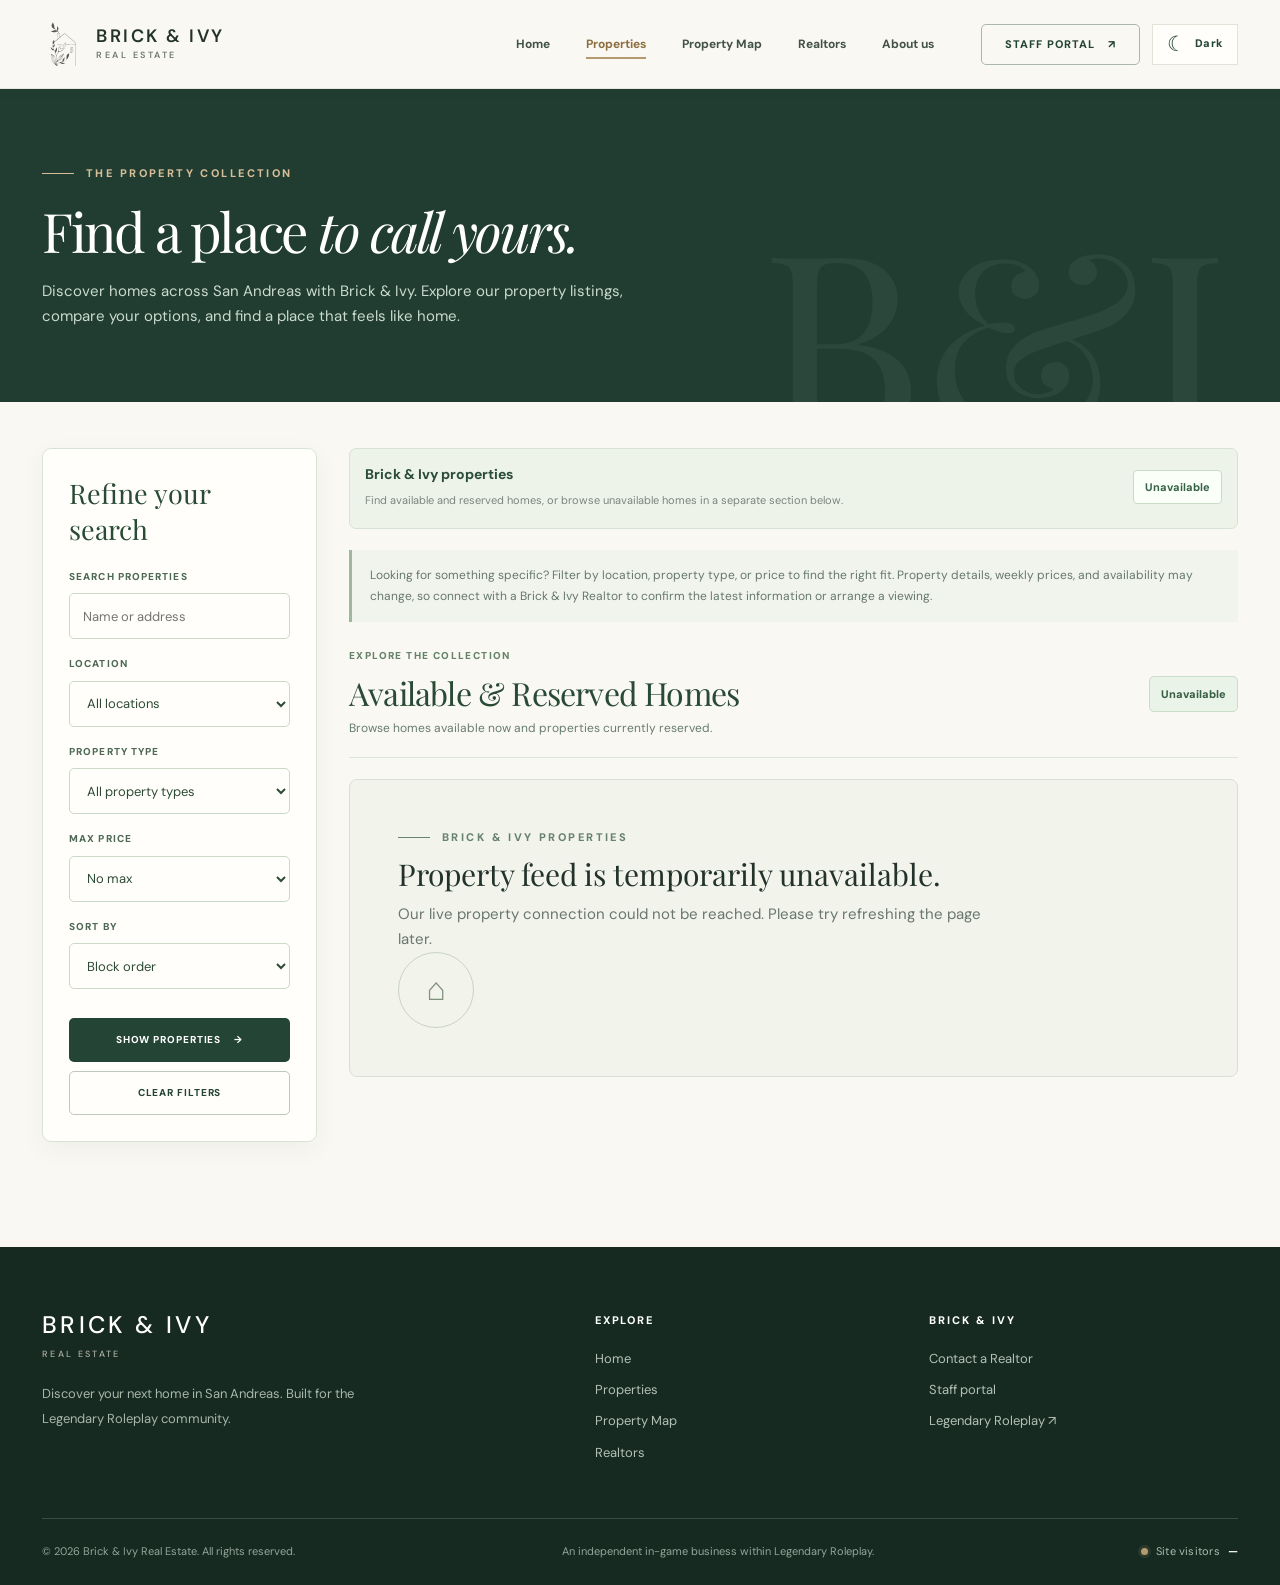
<file: properties.html>
<!doctype html>
<html lang="en">
<head>
  <meta charset="UTF-8"><meta name="viewport" content="width=device-width, initial-scale=1">
  <meta name="theme-color" content="#182d25"><meta name="description" content="Browse Brick & Ivy property listings across Legendary Roleplay. Search homes by neighborhood, type and price.">
  <title>Explore Properties | Brick & Ivy Real Estate</title>
  <link rel="canonical" href="https://brickandivyhomes.com/properties.html"><link rel="icon" type="image/svg+xml" href="assets/favicon.svg">
  <link rel="preconnect" href="https://fonts.googleapis.com"><link rel="preconnect" href="https://fonts.gstatic.com" crossorigin>
  <script src="assets/theme.js?v=20261022-dark1"></script>
<link rel="stylesheet" href="assets/styles.css?v=20261107-unavailable-sections1">
<link rel="stylesheet" href="assets/dark-mode.css?v=20261107-unavailable-sections1"><link rel="stylesheet" href="assets/brickivy-public-map-actions.css?v=20261030-public1"><script defer src="assets/brickivy-config.js"></script><script defer src="assets/site.js?v=20261107-unavailable-sections1"></script>
<script defer src="assets/brickivy-public-map.js?v=20261107-unavailable-grid1"></script>
</head>
<body data-page="properties">
  <header class="site-header"><div class="container header-inner">
    <a class="logo-lockup" href="index.html" aria-label="Brick and Ivy Real Estate homepage"><img class="logo-mark" src="assets/brick-ivy-mark.svg" alt=""><span class="logo-type">BRICK &amp; IVY<small>REAL ESTATE</small></span></a>
    <nav class="primary-nav" id="primary-nav" aria-label="Main navigation"><a href="index.html">Home</a><a href="properties.html" aria-current="page">Properties</a><a href="map.html">Property Map</a><a href="realtors.html">Realtors</a><a href="index.html#our-story">About us</a></nav>
    <div class="header-actions"><a class="link-button" href="admin.html">Staff portal <span aria-hidden="true">↗</span></a><button class="menu-toggle" type="button" aria-label="Toggle navigation" aria-controls="primary-nav" aria-expanded="false"><span aria-hidden="true"></span></button></div>
  </div></header>
  <main>
    <section class="page-header"><div class="container"><div class="eyebrow">The property collection</div><h1 class="section-heading">Find a place <em>to call yours.</em></h1><p>Discover homes across San Andreas with Brick &amp; Ivy. Explore our property listings, compare your options, and find a place that feels like home.</p></div></section>
    <div class="container results-layout">
      <aside class="filter-panel" aria-label="Property filters"><h2>Refine your search</h2>
        <form id="filters" action="properties.html" method="get">
          <div class="field"><label for="search">Search properties</label><input id="search" name="search" type="search" placeholder="Name or address"></div>
          <div class="field"><label for="area">Location</label><select id="area" name="area"><option value="">All locations</option><option value="Los Santos">Los Santos</option><option value="Sandy Shores">Sandy Shores</option><option value="Paleto Bay">Paleto Bay</option></select></div>
          <div class="field"><label for="type">Property type</label><select id="type" name="type"><option value="">All property types</option></select></div>
          <div class="field"><label for="max">Max price</label><select id="max" name="max"><option value="">No max</option><option value="5000">$5,000</option><option value="10000">$10,000</option><option value="15000">$15,000</option></select></div>
          <div class="field"><label for="sort">Sort by</label><select id="sort" name="sort"><option value="">Block order</option><option value="price-low">Price: low to high</option><option value="price-high">Price: high to low</option></select></div>
          <div class="filter-actions"><button class="button dark" type="submit">Show properties <span aria-hidden="true">→</span></button><button class="button outline" id="resetFilters" type="button">Clear filters</button></div>
        </form>
      </aside>
      <section class="public-property-results" aria-labelledby="resultsHeading">
        <div class="results-toolbar"><div><strong id="resultsHeading">Brick &amp; Ivy properties</strong><div><small>Find available and reserved homes, or browse unavailable homes in a separate section below.</small></div></div><strong id="resultsCount" aria-live="polite">Loading…</strong></div>
        <p class="property-source-note">Looking for something specific? Filter by location, property type, or price to find the right fit. Property details, weekly prices, and availability may change, so connect with a Brick &amp; Ivy Realtor to confirm the latest information or arrange a viewing.</p>
        <section class="public-listing-group" aria-labelledby="activeListingsHeading">
          <div class="public-listing-heading">
            <div><span class="public-listing-eyebrow">Explore the collection</span><h2 class="serif" id="activeListingsHeading">Available &amp; Reserved Homes</h2><p>Browse homes available now and properties currently reserved.</p></div>
            <span class="public-listing-count" id="activeListingsCount" aria-live="polite">Loading…</span>
          </div>
          <div class="results-grid" id="resultsGrid" aria-live="polite"><div class="empty-listings"><div><h3>Loading the collection.</h3><p>Finding the latest published properties.</p></div></div></div>
        </section>
        <section class="public-listing-group is-unavailable" id="unavailableListingsSection" aria-labelledby="unavailableListingsHeading" hidden>
          <div class="public-listing-heading">
            <div><span class="public-listing-eyebrow">Currently off the market</span><h2 class="serif" id="unavailableListingsHeading">Unavailable Properties</h2><p>These listings are not currently available. View their details or contact a Realtor to ask about future availability.</p></div>
            <span class="public-listing-count" id="unavailableListingsCount" aria-live="polite">0 properties</span>
          </div>
          <div class="results-grid" id="unavailableResultsGrid" aria-live="polite"></div>
        </section>
      </section>
    </div>
  </main>
  <footer class="site-footer"><div class="container"><div class="footer-grid"><div><div class="footer-brand">BRICK &amp; IVY<small>REAL ESTATE</small></div><p class="footer-text">Discover your next home in San Andreas. Built for the Legendary Roleplay community.</p></div><div><div class="footer-title">Explore</div><div class="footer-links"><a href="index.html">Home</a><a href="properties.html">Properties</a><a href="map.html">Property Map</a><a href="realtors.html">Realtors</a></div></div><div><div class="footer-title">Brick &amp; Ivy</div><div class="footer-links"><a href="realtors.html">Contact a Realtor</a><a href="admin.html">Staff portal</a><a href="https://legendary-roleplay.com/" target="_blank" rel="noopener noreferrer">Legendary Roleplay ↗</a></div></div></div><div class="footer-bottom"><span>© <span data-year>2026</span> Brick &amp; Ivy Real Estate. All rights reserved.</span><span>An independent in-game business within Legendary Roleplay.</span><span class="footer-visitor-counter" title="Estimated unique browsers since visitor tracking began"><span class="visitor-indicator" aria-hidden="true"></span><span class="visitor-label">Site visitors</span><strong data-visitor-total>—</strong></span></div></div></footer>
<script defer src="assets/brickivy-visitors.js?v=20261023-visitors1"></script></body></html>
</file>
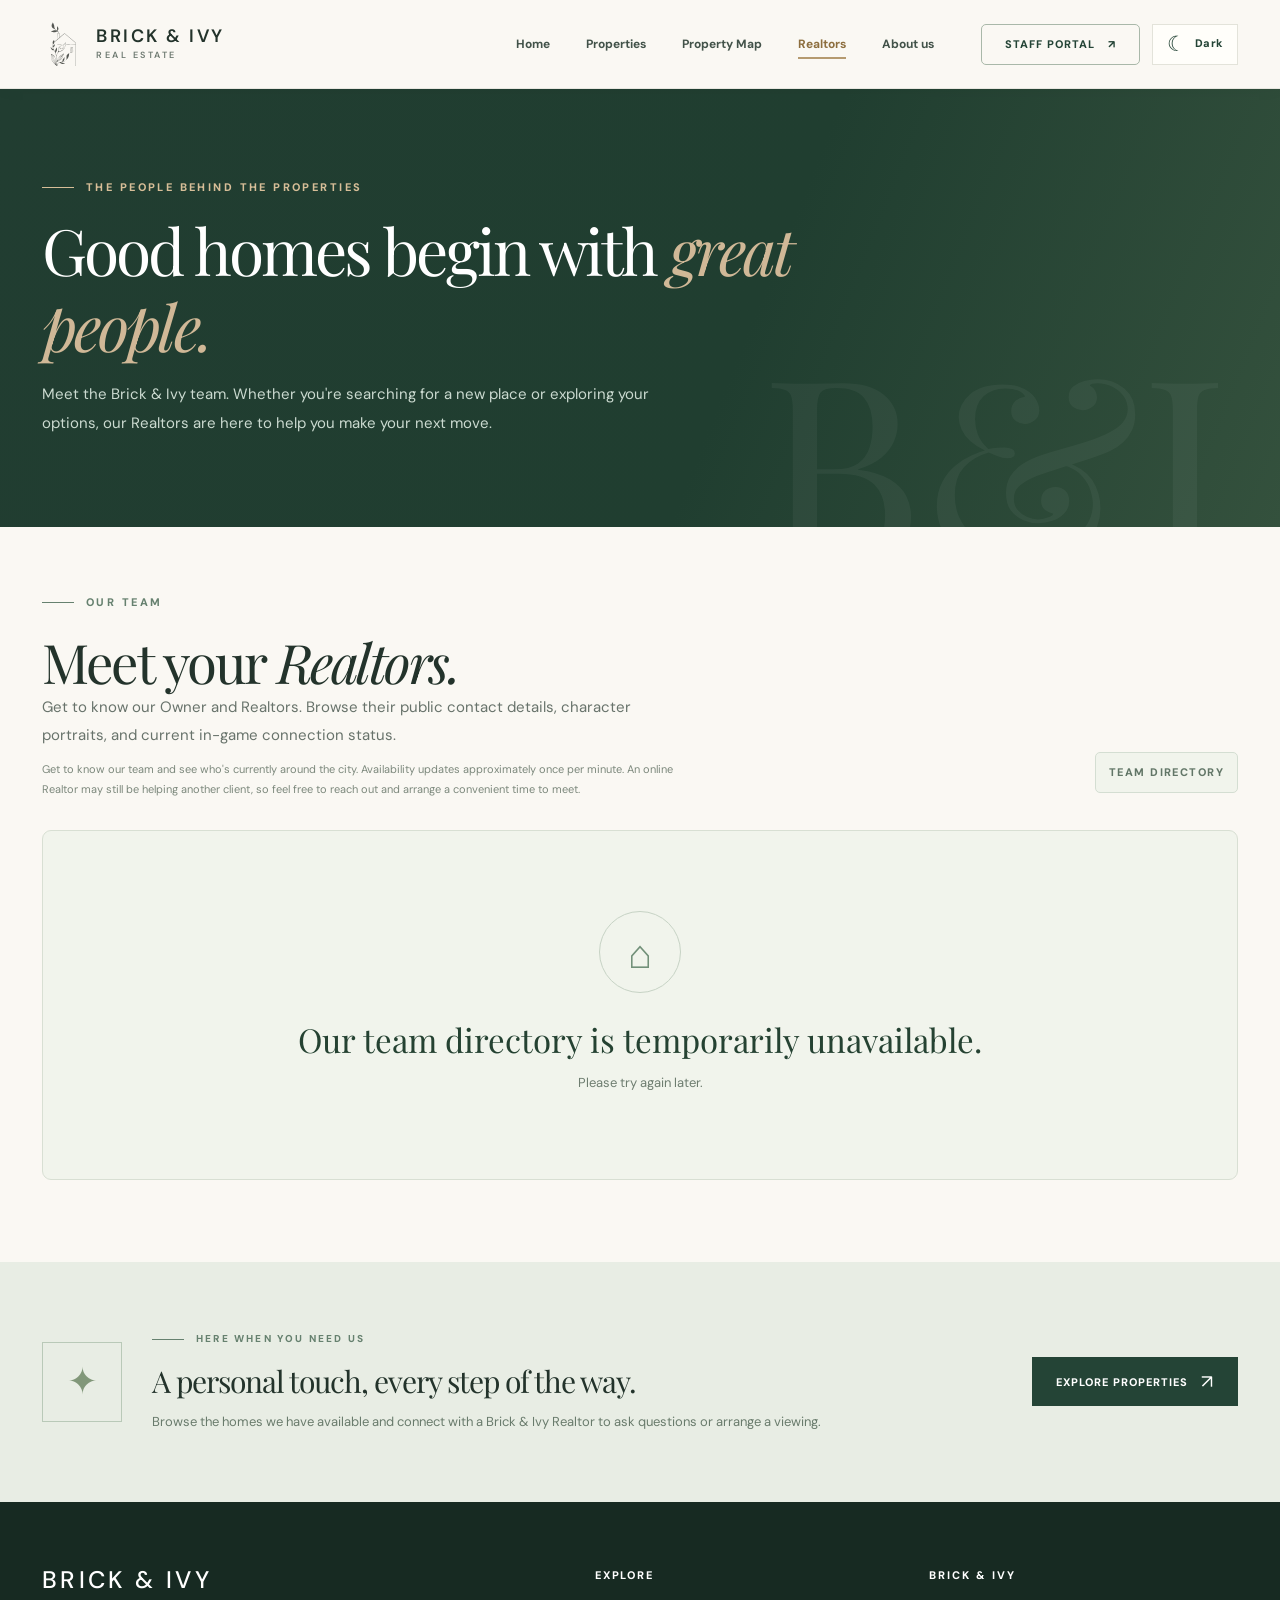
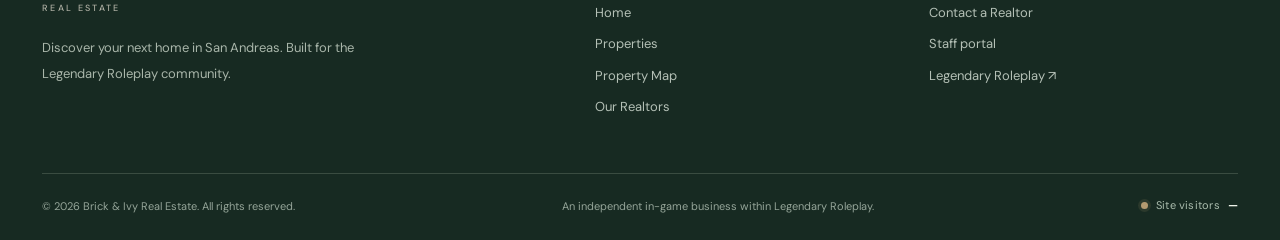
<file: realtors.html>
<!doctype html>
<html lang="en">
<head>
  <meta charset="UTF-8"><meta name="viewport" content="width=device-width, initial-scale=1">
  <meta name="theme-color" content="#182d25">
  <meta name="description" content="Meet the Brick & Ivy Real Estate team in Legendary Roleplay. Find Realtors and their in-game contact details.">
  <title>Meet Our Realtors | Brick & Ivy Real Estate</title>
  <link rel="canonical" href="https://brickandivyhomes.com/realtors.html">
  <link rel="icon" type="image/svg+xml" href="assets/favicon.svg">
  <link rel="preconnect" href="https://fonts.googleapis.com"><link rel="preconnect" href="https://fonts.gstatic.com" crossorigin>
  <script src="assets/theme.js?v=20261022-dark1"></script>
<link rel="stylesheet" href="assets/styles.css?v=20261108-compact-realtors1">
<link rel="stylesheet" href="assets/dark-mode.css?v=20261107-site-suite2"><script defer src="assets/brickivy-config.js"></script><script defer src="assets/site.js?v=20261103-address1"></script>
</head>
<body data-page="realtors">
  <header class="site-header">
    <div class="container header-inner">
      <a class="logo-lockup" href="index.html" aria-label="Brick and Ivy Real Estate homepage">
        <img class="logo-mark" src="assets/brick-ivy-mark.svg" alt="">
        <span class="logo-type">BRICK &amp; IVY<small>REAL ESTATE</small></span>
      </a>
      <nav class="primary-nav" id="primary-nav" aria-label="Main navigation">
        <a href="index.html">Home</a>
        <a href="properties.html">Properties</a>
        <a href="map.html">Property Map</a><a href="realtors.html" aria-current="page">Realtors</a>
        
        <a href="index.html#our-story">About us</a>
      </nav>
      <div class="header-actions">
        <a class="link-button" href="admin.html">Staff portal <span aria-hidden="true">↗</span></a>
        <button class="menu-toggle" type="button" aria-label="Toggle navigation" aria-controls="primary-nav" aria-expanded="false"><span aria-hidden="true"></span></button>
      </div>
    </div>
  </header>

  <main>
    <section class="page-header team-hero">
      <div class="container">
        <div class="eyebrow">The people behind the properties</div>
        <h1 class="section-heading">Good homes begin with <em>great people.</em></h1>
        <p>Meet the Brick &amp; Ivy team. Whether you're searching for a new place or exploring your options, our Realtors are here to help you make your next move.</p>
      </div>
    </section>

    <section class="section team-section" aria-labelledby="teamTitle">
      <div class="container">
        <div class="section-top team-heading">
          <div>
            <div class="eyebrow">Our team</div>
            <h2 id="teamTitle" class="section-heading">Meet your <em>Realtors.</em></h2>
            <p class="section-copy">Get to know our Owner and Realtors. Browse their public contact details, character portraits, and current in-game connection status.</p><p class="team-status-help">Get to know our team and see who's currently around the city. Availability updates approximately once per minute. An online Realtor may still be helping another client, so feel free to reach out and arrange a convenient time to meet.</p>
          </div>
          <div class="team-count" id="realtorCount" aria-live="polite">Team directory</div>
        </div>

        <div id="realtorGrid" class="realtor-directory" aria-live="polite" aria-busy="true">
          <div class="team-empty">
            <span class="team-empty-mark" aria-hidden="true">⌂</span>
            <h3>Loading our team…</h3>
            <p>Preparing the Brick &amp; Ivy directory.</p>
          </div>
        </div>
      </div>
    </section>

    <section class="team-contact-note">
      <div class="container team-contact-inner">
        <div class="team-contact-icon" aria-hidden="true">✦</div>
        <div>
          <div class="eyebrow">Here when you need us</div>
          <h2 class="serif">A personal touch, every step of the way.</h2>
          <p>Browse the homes we have available and connect with a Brick &amp; Ivy Realtor to ask questions or arrange a viewing.</p>
        </div>
        <a class="button dark" href="properties.html">Explore properties <span class="arrow" aria-hidden="true">↗</span></a>
      </div>
    </section>
  </main>

  <footer class="site-footer">
    <div class="container">
      <div class="footer-grid">
        <div><div class="footer-brand">BRICK &amp; IVY<small>REAL ESTATE</small></div><p class="footer-text">Discover your next home in San Andreas. Built for the Legendary Roleplay community.</p></div>
        <div><div class="footer-title">Explore</div><div class="footer-links"><a href="index.html">Home</a><a href="properties.html">Properties</a><a href="map.html">Property Map</a><a href="realtors.html">Our Realtors</a></div></div>
        <div><div class="footer-title">Brick &amp; Ivy</div><div class="footer-links"><a href="realtors.html">Contact a Realtor</a><a href="admin.html">Staff portal</a><a href="https://legendary-roleplay.com/" target="_blank" rel="noopener noreferrer">Legendary Roleplay ↗</a></div></div>
      </div>
      <div class="footer-bottom"><span>© <span data-year>2026</span> Brick &amp; Ivy Real Estate. All rights reserved.</span><span>An independent in-game business within Legendary Roleplay.</span><span class="footer-visitor-counter" title="Estimated unique browsers since visitor tracking began"><span class="visitor-indicator" aria-hidden="true"></span><span class="visitor-label">Site visitors</span><strong data-visitor-total>—</strong></span></div>
    </div>
  </footer>
<script defer src="assets/brickivy-visitors.js?v=20261023-visitors1"></script></body>
</html>
</file>
<file: assets/styles.css>
@import url('https://fonts.googleapis.com/css2?family=DM+Sans:wght@400;500;600;700&family=Manrope:wght@400;500;600;700;800&family=Playfair+Display:ital,wght@0,400;0,500;0,600;1,400;1,500&display=swap');
:root{--ink:#23332b;--forest:#244436;--forest-dark:#182d25;--sage:#7f957d;--gold:#b39a70;--cream:#faf8f3;--sand:#efece4;--paper:#fffefa;--muted:#68736b;--line:#e3e3da;--shadow:0 20px 65px rgba(32,48,39,.11);font-synthesis:none}
*,*:before,*:after{box-sizing:border-box}
html{scroll-behavior:smooth}
body{margin:0;background:var(--cream);color:var(--ink);font:400 15px/1.65 'DM Sans',sans-serif;-webkit-font-smoothing:antialiased}
img{display:block;max-width:100%} a{color:inherit;text-decoration:none} button,input,select{font:inherit}
button{cursor:pointer}button:disabled{cursor:not-allowed} :focus-visible{outline:3px solid #a27d49;outline-offset:3px}::selection{background:#d6d3b9}
.container{width:min(1200px,calc(100% - 84px));margin-inline:auto}
.eyebrow{display:flex;align-items:center;gap:12px;font-size:11px;font-weight:800;letter-spacing:.22em;text-transform:uppercase;color:#66816f}
.eyebrow:before{content:'';display:inline-block;width:32px;height:1px;background:currentColor}
h1,h2,h3,p{margin-top:0}
.serif{font-family:'Playfair Display',Georgia,serif;font-weight:400}
.section-heading{font-family:'Playfair Display',Georgia,serif;font-size:clamp(36px,4.25vw,58px);font-weight:400;line-height:1.2;letter-spacing:-.045em;margin:18px 0 15px}
.section-copy{color:var(--muted);max-width:590px;line-height:1.85}
.site-header{height:89px;position:relative;z-index:20;background:var(--cream);border-bottom:1px solid #e7e6df}
.header-inner{height:100%;display:flex;align-items:center;gap:35px}
.logo-lockup{display:flex;align-items:center;gap:12px;flex-shrink:0}
.logo-mark{height:45px;width:42px;object-fit:contain;object-position:center}
.logo-type{display:flex;flex-direction:column;gap:1px;font-size:18px;font-weight:600;line-height:1.1;letter-spacing:.14em;white-space:nowrap}
.logo-type small{font-size:9px;letter-spacing:.28em;font-weight:600;color:#6e7a71;margin-top:4px}
.primary-nav{display:flex;align-items:center;justify-content:center;gap:36px;margin-left:auto}
.primary-nav>a{font-size:12px;font-weight:700;color:#425249;transition:color .2s}
.primary-nav>a:hover,.primary-nav>a[aria-current=page]{color:#8d6e3e}
.header-actions{display:flex;align-items:center;gap:12px;margin-left:12px}
.link-button,.button{display:inline-flex;gap:13px;align-items:center;justify-content:center;border:1px solid transparent;font-size:11px;font-weight:800;letter-spacing:.09em;text-transform:uppercase;min-height:49px;padding:0 23px;transition:background .2s,color .2s,transform .2s}
.button:hover,.link-button:hover{transform:translateY(-2px)}
.button.dark{background:var(--forest);color:white}.button.dark:hover{background:#355845}
.button.light{background:var(--cream);color:var(--forest)}.button.light:hover{background:white}
.button.outline{border-color:#bec8bd;color:var(--forest);background:transparent}.button.outline:hover{background:#edf1e9}
.button.gold{background:#c5ae86;color:#1d3025}
.link-button{border:1px solid #a9b8a9;color:var(--forest);min-height:41px}
.arrow{font-size:19px;line-height:1;font-weight:400}
.menu-toggle{display:none;border:1px solid #d5d9d1;color:var(--forest);background:transparent;width:44px;height:44px;place-items:center}
.menu-toggle span{display:block;width:19px;height:2px;background:currentColor;box-shadow:0 6px 0 currentColor,0 -6px 0 currentColor}
.hero{display:grid;grid-template-columns:minmax(0,44fr) minmax(0,56fr);min-height:590px;background:var(--forest-dark)}
.hero-copy{align-self:center;padding:88px max(44px,calc((100vw - 1200px)/2));padding-right:38px;color:#fff}
.hero .eyebrow{color:#d3bea0;font-size:10px}
.hero h1{font-size:clamp(52px,5.1vw,83px);letter-spacing:-.057em;line-height:1.16;margin:28px 0 25px;max-width:620px}
.hero h1 em{font-weight:400;color:#c5af87}
.hero p{font-size:15px;line-height:1.95;color:#d2ddd5;max-width:495px}
.hero-buttons{display:flex;gap:13px;flex-wrap:wrap;margin-top:39px}
.hero .button.outline{color:#f9faf8;border-color:#71847a}.hero .button.outline:hover{background:#345143}
.hero-image{position:relative;min-height:590px;overflow:hidden}
.hero-image:before{content:'';position:absolute;inset:0;background:linear-gradient(90deg,rgba(20,40,28,.12),transparent 43%);z-index:1}
.hero-image img{width:100%;height:100%;object-fit:cover;object-position:center}
.hero-image .image-caption{position:absolute;bottom:27px;right:30px;padding:12px 17px;background:rgba(20,32,24,.78);color:white;z-index:2;font-size:10px;letter-spacing:.14em;text-transform:uppercase}
.quick-search{background:var(--paper);border-bottom:1px solid var(--line);box-shadow:0 7px 28px rgba(0,0,0,.025)}
.search-inner{display:flex;align-items:center;gap:18px;padding:25px 0}
.search-title{min-width:214px;border-right:1px solid var(--line);padding-right:18px}
.search-title strong{font:400 20px 'Playfair Display',Georgia,serif;display:block}
.search-title small{color:var(--muted);font-size:11px}
.search-form{display:grid;grid-template-columns:repeat(3,minmax(0,1fr)) auto;gap:13px;flex:1;align-items:end}
.field{display:flex;flex-direction:column;gap:6px;min-width:0}.field label{font-size:10px;letter-spacing:.14em;text-transform:uppercase;font-weight:800;color:#5b6c5e}
.field input,.field select{border:1px solid var(--line);border-radius:0;outline:none;color:#45584b;background:#fdfcf8;padding:11px 13px;width:100%;min-height:45px;appearance:auto;font-size:13px}
.field input:focus,.field select:focus{border-color:#738e76;box-shadow:0 0 0 2px #dbe8da}
.search-form .button{min-height:45px;padding:0 19px}
.section{padding:105px 0}
.section-top{display:flex;justify-content:space-between;align-items:end;gap:30px;margin-bottom:36px}
.section-top .section-heading{margin-bottom:0}
.section-top .section-copy{max-width:400px;margin-bottom:8px}
.text-link{display:inline-flex;gap:15px;align-items:center;padding-bottom:6px;border-bottom:1px solid #7f9482;font-weight:800;color:var(--forest);text-transform:uppercase;letter-spacing:.11em;font-size:10px;white-space:nowrap}
.text-link:hover{color:#997c4a}
.featured{background:var(--cream)}
.property-grid{display:grid;grid-template-columns:repeat(3,minmax(0,1fr));gap:24px}
.property-card{background:var(--paper);border:1px solid var(--line);overflow:hidden;transition:box-shadow .25s,transform .25s}
.property-card:hover{transform:translateY(-5px);box-shadow:var(--shadow)}
.property-image{height:248px;position:relative;background:#e4e7df;overflow:hidden}
.property-image img{height:100%;width:100%;object-fit:cover;transition:transform .5s}.property-card:hover .property-image img{transform:scale(1.04)}
.property-image .fallback-graphic{display:grid;place-items:center;width:100%;height:100%;font:400 28px 'Playfair Display',Georgia,serif;color:#8da08f}
.status-tag{position:absolute;top:17px;left:17px;display:inline-block;background:#f8f8f1;color:#2a4837;font-size:9px;letter-spacing:.16em;text-transform:uppercase;padding:9px 12px;font-weight:800}
.property-body{padding:23px 23px 25px}
.property-topline{display:flex;align-items:center;justify-content:space-between;gap:10px;font-size:10px;color:#6d8070;font-weight:800;letter-spacing:.15em;text-transform:uppercase}
.property-price{font-size:24px;font-family:'Playfair Display',Georgia,serif;color:var(--forest);letter-spacing:-.02em;margin:8px 0}
.property-title{font-size:17px;font-weight:700;line-height:1.4;margin:0 0 4px}
.property-address{color:#788179;font-size:12px;margin-bottom:20px}
.property-bottom{display:flex;justify-content:space-between;align-items:center;padding-top:16px;border-top:1px solid var(--line);font-size:12px;color:#66776b}
.empty-listings{grid-column:1/-1;border:1px solid #dcded4;background:#f2f3eb;padding:48px 40px;display:flex;align-items:center;justify-content:space-between;gap:30px}
.empty-listings h3{font:400 30px 'Playfair Display',Georgia,serif;margin:8px 0}
.empty-listings p{max-width:590px;color:#69776c;margin-bottom:0}
.empty-icon{display:grid;place-items:center;width:76px;height:76px;flex-shrink:0;border:1px solid #c9d3c6;border-radius:50%;font-size:32px;color:#80927d}
.neighborhoods{background:#eff1e9}
.neighborhood-grid{display:grid;grid-template-columns:repeat(3,1fr);gap:23px}
.neighborhood{height:360px;position:relative;display:flex;align-items:end;overflow:hidden;background:#64786f}
.neighborhood img{width:100%;height:100%;position:absolute;inset:0;object-fit:cover;transition:transform .5s}
.neighborhood:before{content:'';position:absolute;inset:0;background:linear-gradient(0deg,rgba(10,27,19,.78),transparent 72%);z-index:1}
.neighborhood:hover img{transform:scale(1.05)}
.neighborhood-content{position:relative;z-index:2;padding:26px;color:white;width:100%;display:flex;align-items:end;justify-content:space-between}
.neighborhood-content small{display:block;font-size:10px;letter-spacing:.2em;text-transform:uppercase;color:#e0d1ae}
.neighborhood-content h3{font:400 27px 'Playfair Display',Georgia,serif;margin:5px 0 0}
.neighborhood-content .arrow{border:1px solid rgba(255,255,255,.5);padding:11px}
.about{display:grid;grid-template-columns:1fr 1fr;align-items:center;gap:80px}
.about-visual{position:relative;min-height:540px}
.about-visual .portrait{width:83%;height:490px;object-fit:cover}
.about-visual .logo-plaque{position:absolute;right:0;bottom:0;background:#f7f8f2;box-shadow:var(--shadow);width:44%;height:265px;display:flex;align-items:center;justify-content:center;padding:15px}
.logo-plaque img{width:100%;height:100%;object-fit:contain}
.about-copy .section-copy{margin-bottom:28px}
.values{display:grid;gap:22px;margin-top:28px}
.value{display:flex;gap:18px;align-items:start}
.value-num{width:35px;color:#9f895f;font-family:Georgia,serif;font-size:16px}
.value strong{display:block;font-size:13px}
.value span{font-size:12px;line-height:1.8;color:#748076}
.cta-band{background:var(--forest-dark);color:white;padding:86px 0}
.cta-inner{display:flex;justify-content:space-between;align-items:center;gap:35px}
.cta-band .section-heading{font-size:clamp(33px,4vw,53px);margin:12px 0}
.cta-band p{color:#cdd8ce;margin-bottom:0;max-width:630px}
.cta-band .eyebrow{color:#d4bea0}
.site-footer{background:#172a22;color:#ccd4cc;padding:64px 0 25px}
.footer-grid{display:grid;grid-template-columns:1.3fr .7fr .85fr;gap:80px;padding-bottom:55px}
.footer-brand{color:#fff;font-size:24px;letter-spacing:.14em;font-weight:500;line-height:1.2}
.footer-brand small{display:block;margin-top:9px;color:#aeafa3;letter-spacing:.26em;font-size:9px}
.footer-text{font-size:13px;max-width:360px;color:#a9b6aa;line-height:1.95;margin-top:21px}
.footer-title{font-size:11px;color:#fff;letter-spacing:.18em;text-transform:uppercase;font-weight:800;margin-bottom:18px}
.footer-links{display:flex;flex-direction:column;gap:10px;color:#b4c0b6;font-size:13px}
.footer-links a:hover{color:white}
.footer-bottom{border-top:1px solid #3a4c41;padding-top:23px;display:flex;justify-content:space-between;gap:20px;font-size:11px;color:#95a599}
.page-header{background:#213d31;color:white;padding:75px 0 73px;position:relative;overflow:hidden}
.page-header:after{content:'B&I';position:absolute;right:4%;bottom:-105px;font:400 260px 'Playfair Display',Georgia,serif;opacity:.045;pointer-events:none}
.page-header .eyebrow{color:#d7be98}.page-header .section-heading{max-width:740px;margin:16px 0}
.page-header p{color:#cbdad0;margin:0;max-width:610px}
.results-layout{display:grid;grid-template-columns:260px 1fr;gap:42px;padding:62px 0 105px}
.filter-panel{background:#fffefa;border:1px solid var(--line);padding:28px;align-self:start}
.filter-panel h2{font:400 23px 'Playfair Display',Georgia,serif;margin-bottom:20px}
.filter-panel form{display:grid;gap:17px}.filter-panel .field input,.filter-panel .field select{background:#fff}
.filter-actions{display:grid;gap:9px;margin-top:7px}.filter-actions .button{width:100%;font-size:10px}
.results-toolbar{display:flex;justify-content:space-between;align-items:center;gap:15px;margin-bottom:25px;padding-bottom:16px;border-bottom:1px solid var(--line)}
.results-toolbar strong{font-size:13px}.results-toolbar small{color:#7a857c}
.results-grid{display:grid;grid-template-columns:repeat(2,minmax(0,1fr));gap:22px}
.results-grid .property-image{height:235px}
.results-grid .empty-listings{display:block;padding:48px}
.detail-page{padding:55px 0 110px}.back-link{display:inline-flex;align-items:center;gap:10px;color:#657b6a;font-size:12px;margin-bottom:25px;font-weight:700}
.detail-shell{background:#fffefa;border:1px solid var(--line);padding:42px}
.detail-title{font:400 clamp(32px,4vw,52px) 'Playfair Display',Georgia,serif;line-height:1.2;margin:10px 0}
.detail-meta{color:#68786c;font-size:13px}
.detail-price{font:400 31px 'Playfair Display',Georgia,serif;margin:20px 0}
.detail-gallery{display:grid;grid-template-columns:2fr 1fr;gap:11px;height:420px;margin:35px 0}
.detail-gallery>div{overflow:hidden;background:#e5e8df;min-height:0}
.detail-gallery img{width:100%;height:100%;object-fit:cover}
.detail-thumbs{display:grid;grid-template-rows:1fr 1fr;gap:11px;min-height:0}
.detail-copy{max-width:760px;font-size:14px;color:#697a6d;line-height:1.9}
.detail-empty{text-align:center;padding:85px 30px;border:1px solid var(--line);background:#f4f4ed}
.detail-empty h2{font:400 37px 'Playfair Display',Georgia,serif;margin:12px}
.detail-empty p{color:var(--muted)}
.admin-note{background:#f2f3eb;border:1px solid #dce2d7;margin:80px auto;padding:55px;max-width:720px;text-align:center}
.admin-note .section-heading{font-size:40px}
.page-spacer{min-height:42vh}
@media(max-width:1100px){.primary-nav{gap:20px}.container{width:min(1200px,calc(100% - 54px))}.hero-copy{padding:65px 38px}.hero h1{font-size:clamp(45px,5.2vw,69px)}.search-title{display:none}.about{gap:45px}.footer-grid{gap:35px}}
@media(max-width:800px){.site-header{height:74px}.primary-nav{display:none;position:absolute;top:74px;left:0;right:0;background:var(--cream);padding:26px;flex-direction:column;align-items:start;gap:22px;border-bottom:1px solid var(--line);box-shadow:0 17px 23px rgba(0,0,0,.07)}.primary-nav.open{display:flex}.menu-toggle{display:grid}.header-actions{margin-left:auto}.header-actions .link-button{display:none}.hero{grid-template-columns:1fr}.hero-copy{padding:70px 35px}.hero-image{height:410px;min-height:0}.hero-image img{object-position:center 55%}.hero h1{max-width:670px}.search-inner{padding:23px 0}.search-form{grid-template-columns:repeat(2,1fr)}.section{padding:78px 0}.section-top{align-items:start;flex-direction:column;gap:17px}.property-grid{grid-template-columns:repeat(2,1fr)}.property-grid>*:last-child:nth-child(odd){grid-column:auto}.neighborhood-grid{grid-template-columns:repeat(3,1fr);gap:12px}.neighborhood{height:290px}.neighborhood-content{padding:16px}.neighborhood-content h3{font-size:22px}.about{grid-template-columns:1fr}.about-visual{min-height:440px}.about-visual .portrait{height:420px}.about-visual .logo-plaque{width:32%;height:225px}.cta-inner{align-items:start;flex-direction:column}.footer-grid{grid-template-columns:1fr 1fr}.footer-grid>div:first-child{grid-column:1/-1}.results-layout{grid-template-columns:1fr;gap:28px;padding-top:38px}.filter-panel form{grid-template-columns:repeat(2,1fr)}.filter-panel h2{margin-bottom:18px}.filter-actions{margin-top:0}}
@media(max-width:560px){.container{width:calc(100% - 36px)}.logo-type{font-size:15px}.logo-mark{height:39px;width:36px}.hero-copy{padding:65px 20px 58px}.hero h1{font-size:clamp(47px,12vw,65px)}.hero-image{height:285px}.hero p{font-size:14px}.hero-buttons .button{width:100%}.search-form{grid-template-columns:1fr}.search-form .button{width:100%}.section{padding:69px 0}.section-heading{font-size:38px}.property-grid,.results-grid,.neighborhood-grid{grid-template-columns:1fr}.property-image,.results-grid .property-image{height:240px}.empty-listings{display:block;padding:30px 23px}.empty-icon{margin-bottom:16px}.neighborhood{height:260px}.neighborhood-content{padding:26px}.about-visual{min-height:370px}.about-visual .portrait{height:340px}.about-visual .logo-plaque{height:170px}.cta-band{padding:65px 0}.footer-grid{grid-template-columns:1fr;gap:26px}.footer-grid>div:first-child{grid-column:auto}.footer-bottom{flex-direction:column;gap:6px}.page-header{padding:62px 0}.filter-panel{padding:23px}.filter-panel form{grid-template-columns:1fr}.results-layout{padding-bottom:65px}.detail-page{padding:35px 0 70px}.detail-shell{padding:22px}.detail-gallery{height:auto;grid-template-columns:1fr}.detail-gallery>div:first-child{height:255px}.detail-thumbs{grid-template-columns:1fr 1fr;grid-template-rows:none;height:125px}.admin-note{padding:35px 22px;margin:55px auto}}
@media(prefers-reduced-motion:reduce){html{scroll-behavior:auto}*,*:before,*:after{transition:none!important}}

/* Public realtor directory */
.team-hero{padding-top:93px;padding-bottom:95px;background:linear-gradient(112deg,#213d31 0%,#203e30 58%,#34513d 100%)}
.team-hero .section-heading{max-width:780px;font-size:clamp(43px,5vw,72px);line-height:1.19}
.team-hero .section-heading em{color:#d0b897;font-weight:400}
.team-hero p{font-size:15px;max-width:650px;line-height:1.9}
.team-section{padding-top:90px;padding-bottom:110px}
.team-heading{margin-bottom:40px}
.team-heading .section-copy{max-width:605px}
.team-count{font-size:11px;letter-spacing:.13em;text-transform:uppercase;font-weight:800;color:#627667;white-space:nowrap;border:1px solid #d4ded2;background:#f1f4ec;padding:11px 16px;margin-bottom:7px}
.realtor-grid{display:grid;grid-template-columns:repeat(3,minmax(0,1fr));align-items:stretch;gap:27px}
.realtor-card{display:flex;flex-direction:column;min-width:0;border:1px solid var(--line);background:var(--paper);overflow:hidden;box-shadow:0 12px 34px rgba(33,53,37,.035);transition:transform .22s,box-shadow .22s}
.realtor-card:hover{transform:translateY(-4px);box-shadow:var(--shadow)}
.realtor-photo{height:305px;background:#e9eee5;position:relative;overflow:hidden;display:grid;place-items:center}
.realtor-photo img{width:100%;height:100%;object-fit:cover;object-position:center 28%}
.realtor-avatar{width:125px;height:125px;border:1px solid #c2cec1;display:grid;place-items:center;border-radius:50%;background:#f8f9f5;color:#64806b;font:400 43px 'Playfair Display',Georgia,serif;letter-spacing:-.05em}
.realtor-photo:has(.realtor-avatar){background:radial-gradient(circle at 42% 30%,#edf2e9 0%,#dce5d9 100%)}
.realtor-role-badge{position:absolute;bottom:0;left:0;padding:10px 18px;background:#294637;color:#f4f2e8;font-size:10px;letter-spacing:.17em;text-transform:uppercase;font-weight:800}
.realtor-body{padding:27px 26px 30px;display:flex;flex-direction:column;flex:1}
.realtor-name{font:400 27px/1.2 'Playfair Display',Georgia,serif;color:#243a2c;letter-spacing:-.025em;margin:0 0 6px}
.realtor-subtitle{font-size:11px;color:#829080;text-transform:uppercase;letter-spacing:.15em;font-weight:800;margin-bottom:18px}
.realtor-bio{font-size:13px;line-height:1.82;color:#6f7d72;margin-bottom:21px;flex:1}
.realtor-details{border-top:1px solid var(--line);padding-top:16px;margin-top:auto;display:flex;flex-direction:column;gap:13px}
.realtor-contact-row{display:grid;grid-template-columns:75px 1fr auto;gap:9px;align-items:start;font-size:12px;min-width:0}
.realtor-contact-label{font-size:10px;color:#829185;text-transform:uppercase;letter-spacing:.09em;font-weight:800;padding-top:2px}
.realtor-contact-value{color:#324f3b;font-weight:700;overflow-wrap:anywhere;min-width:0}
.realtor-copy{font-size:10px;font-weight:800;color:#42664e;border:1px solid #bfcabe;background:transparent;min-height:28px;padding:4px 8px;line-height:1.2}
.realtor-copy:hover{background:#ecf2ea}
.realtor-actions{display:flex;gap:9px;margin-top:20px;flex-wrap:wrap}
.realtor-actions .button{flex:1;min-height:43px;padding:0 15px;font-size:10px;letter-spacing:.045em}
.realtor-contact-none{color:#7e897e;font-size:12px;font-style:italic}
.team-empty{grid-column:1/-1;display:flex;align-items:center;flex-direction:column;justify-content:center;gap:0;padding:80px 28px 84px;background:#f1f4ec;border:1px solid #d8dfd3;text-align:center;min-height:335px}
.team-empty-mark{font:400 40px 'Playfair Display',Georgia,serif;color:#729079;border:1px solid #c7d3c5;width:82px;height:82px;border-radius:50%;display:grid;place-items:center;margin-bottom:24px}
.team-empty h3{font:400 33px 'Playfair Display',Georgia,serif;color:#254232;margin:0 0 10px}
.team-empty p{font-size:13px;line-height:1.9;color:#6e7d70;max-width:520px;margin:0}
.team-contact-note{background:#e8ede4;padding:69px 0}
.team-contact-inner{display:flex;gap:30px;align-items:center}
.team-contact-icon{font-size:37px;border:1px solid #b9c9b8;width:80px;height:80px;display:grid;place-items:center;flex-shrink:0;color:#819779}
.team-contact-inner>div:nth-child(2){flex:1}
.team-contact-note .eyebrow{font-size:10px}
.team-contact-note h2{font-size:30px;letter-spacing:-.035em;margin:9px 0 5px}
.team-contact-note p{font-size:13px;color:#697b6c;margin:0}
.team-contact-note .button{flex-shrink:0}
@media(max-width:1099px){.realtor-grid{gap:16px}.realtor-photo{height:268px}.realtor-body{padding:22px 20px 25px}}
@media(max-width:800px){.realtor-grid{grid-template-columns:repeat(2,minmax(0,1fr))}.team-contact-inner{flex-wrap:wrap}.team-contact-inner .button{margin-left:110px}.team-section{padding-top:65px;padding-bottom:85px}}
@media(max-width:560px){.team-hero{padding:69px 0}.team-heading{gap:15px}.team-count{margin:0}.realtor-grid{grid-template-columns:1fr}.realtor-photo{height:320px}.realtor-body{padding:27px 24px}.team-empty{padding:54px 23px;min-height:300px}.team-empty h3{font-size:29px}.team-contact-note{padding:55px 0}.team-contact-inner{display:block}.team-contact-icon{margin-bottom:22px}.team-contact-inner .button{margin:24px 0 0;width:100%}}


/* Live Realtor availability: online only when that exact character is connected. */
.realtor-availability{display:inline-flex;align-items:center;gap:8px;width:max-content;max-width:100%;margin:4px 0 17px;padding:7px 11px;border:1px solid #dde1d9;background:#f5f5f0;color:#777f76;font-size:10px;font-weight:800;text-transform:uppercase;letter-spacing:.09em;line-height:1.25}
.realtor-availability .availability-dot{height:8px;width:8px;flex:0 0 8px;border-radius:50%;background:#a8aca4}
.realtor-availability[data-status="available"]{background:#eaf3e7;border-color:#bed6b7;color:#326b3c}
.realtor-availability[data-status="available"] .availability-dot{background:#3c9d57;box-shadow:0 0 0 3px #d5e8d4}
.realtor-availability[data-status="unavailable"]{background:#fde8e7;border-color:#efc0be;color:#a12424}
.realtor-availability[data-status="unavailable"] .availability-dot{background:#dc3c37;box-shadow:0 0 0 3px #f9d3d1}
.realtor-availability[data-status="unknown"]{background:#fff5d2;border-color:#ecd78b;color:#7a5d0f}
.realtor-availability[data-status="unknown"] .availability-dot{background:#d8a120;box-shadow:0 0 0 3px #ffebad}

.team-status-help{max-width:650px;margin:10px 0 0;color:#7c887c;font-size:11px;line-height:1.8}


/* Realtor Management / Owner tools */
.admin-management-hero{padding:69px 0 75px}
.admin-management-hero .section-heading{margin-bottom:12px}
.manage-workspace{padding-top:40px;padding-bottom:90px}
.manage-notice{display:flex;gap:17px;align-items:flex-start;padding:24px 26px;background:#fdf5e1;border:1px solid #e9d8ac;color:#675229;margin-bottom:32px}
.manage-notice strong{font-size:14px;font-weight:800}
.manage-notice p{font-size:12px;line-height:1.75;margin:7px 0 0;color:#766642}
.manage-info-symbol{font-size:24px;line-height:1;color:#9e7a2b}
.manage-layout{display:grid;grid-template-columns:minmax(0,1fr) minmax(320px,1fr);gap:25px;align-items:start}
.manage-primary{display:grid;gap:25px}
.manage-panel{border:1px solid var(--line);background:var(--paper);padding:30px}
.manage-panel-header{display:flex;justify-content:space-between;align-items:center;gap:15px;margin-bottom:25px}
.manage-panel-header h2,.manage-export h2,.manage-help h2{font-size:30px;line-height:1.28;margin:10px 0 0;letter-spacing:-.035em}
.manage-count{color:#617666;font-size:10px;letter-spacing:.08em;font-weight:800;text-transform:uppercase;white-space:nowrap;padding:8px 10px;border:1px solid #d9e2d8;background:#eef2eb}
.manage-person{display:flex;gap:13px;align-items:center;padding:15px 0;border-bottom:1px solid var(--line)}
.manage-person:first-child{padding-top:0}
.manage-person:last-child{border-bottom:0;padding-bottom:0}
.manage-person-avatar{width:48px;height:48px;border-radius:50%;flex-shrink:0;display:grid;place-items:center;font:400 19px 'Playfair Display',Georgia,serif;color:#376044;background:#e4ede2}
.manage-person-details{display:flex;flex-direction:column;min-width:0;flex:1;line-height:1.45}
.manage-person-details strong{font-size:13px;color:#294333;overflow-wrap:anywhere}
.manage-person-details span{font-size:11px;color:#879086;margin-top:3px}
.manage-public-label{font-size:9px;letter-spacing:.07em;text-transform:uppercase;font-weight:800;color:#847665;background:#f3f0e8;padding:7px 9px;white-space:nowrap}
.manage-public-label.is-published{color:#326b3c;background:#e9f3e8}
.manage-form{display:grid;gap:18px}
.manage-form .field input,.manage-form .field textarea{border:1px solid #dddcd3;border-radius:0;background:white;color:var(--ink);padding:11px 13px;width:100%;font-size:13px;min-height:43px}
.manage-form .field textarea{resize:vertical;line-height:1.5}
.manage-form .field small{font-size:11px;line-height:1.5;color:#7b897e}
.manage-form .field input:focus,.manage-form .field textarea:focus{outline:2px solid #afc5b1;outline-offset:1px}
.manage-switch{display:flex;gap:12px;align-items:flex-start;background:#f2f5ee;border:1px solid #dfe7db;padding:17px}
.manage-switch input{width:18px;height:18px;accent-color:#315d41;flex-shrink:0;margin:3px 0 0}
.manage-switch span{display:grid;gap:4px;line-height:1.45}
.manage-switch strong{font-size:13px}
.manage-switch small{font-size:11px;color:#66776a;line-height:1.6}
.manage-full{width:100%}
.manage-message{margin:0;color:#426b4d;font-size:12px;line-height:1.6}
.manage-message:empty{display:none}
.manage-message[data-error="true"]{color:#a12e2b}
.manage-help h2{margin-top:0}
.manage-help ol{padding-left:22px;margin:18px 0;font-size:12px;color:#606e63;line-height:1.85}
.manage-help li{margin-bottom:8px}
.manage-help p{font-size:12px;line-height:1.8;color:#788278;margin:0}
.manage-help a{border-bottom:1px solid #96ab92;color:#345e3d}
.manage-empty{font-size:13px;color:#687e6c;padding:15px 0}
.manage-export{margin-top:28px;padding:35px 40px;background:#eef2e9;border:1px solid #dae3d6;display:grid;grid-template-columns:minmax(0,1fr) auto;gap:15px 30px;align-items:center}
.manage-export h2{font-size:29px;margin-bottom:10px}
.manage-export p{font-size:12px;color:#657568;line-height:1.8;max-width:640px;margin:0}
.manage-export .manage-message{grid-column:1/-1}
.manage-export-actions{display:flex;flex-wrap:wrap;gap:11px}
.manage-export-actions .button{font-size:10px;padding:0 15px;min-height:46px}
.manage-export-actions .button:disabled{opacity:.45;transform:none}
.admin-tool-grid{display:grid;grid-template-columns:repeat(2,minmax(0,1fr));gap:17px;margin-top:25px;text-align:left}
.admin-tool-card{display:flex;flex-direction:column;gap:9px;padding:24px;background:#fffefa;border:1px solid #d9e1d6;text-decoration:none}
.admin-tool-card strong{font-size:15px;color:#2b4836}
.admin-tool-card span{font-size:12px;color:#778677;line-height:1.65}
.admin-tool-card .admin-tool-arrow{font-size:21px;color:#738c77;margin-bottom:2px}
.admin-tool-card:hover{border-color:#8dac94;box-shadow:0 8px 23px rgba(32,48,39,.06)}
.admin-tool-card.is-pending{opacity:.75}
@media(max-width:1030px){.manage-layout{grid-template-columns:1fr 1fr}.manage-export{grid-template-columns:1fr}.manage-export-actions{justify-content:flex-start}}
@media(max-width:800px){.manage-layout{grid-template-columns:1fr}.manage-notice{padding:22px}.manage-workspace{padding-bottom:70px}}
@media(max-width:560px){.manage-workspace{padding-top:22px}.manage-panel{padding:22px}.manage-panel-header h2{font-size:26px}.manage-export{padding:26px 20px}.manage-export-actions{display:grid}.manage-person{gap:9px}.manage-public-label{white-space:normal;max-width:90px;text-align:center}.admin-tool-grid{grid-template-columns:1fr}.manage-notice{gap:10px}}


/* Group public Realtor directory by public position. */
.realtor-directory{display:block}
.realtor-position-section + .realtor-position-section{margin-top:67px}
.realtor-position-heading{display:flex;justify-content:space-between;align-items:end;gap:24px;margin:0 0 25px;padding:0 0 18px;border-bottom:1px solid #d7dfd5}
.realtor-position-heading h3{font-size:clamp(31px,3.6vw,44px);font-weight:400;letter-spacing:-.035em;color:#244231;margin:9px 0 0}
.realtor-position-heading .eyebrow{font-size:10px}
.realtor-position-count{display:inline-block;white-space:nowrap;padding:8px 12px;background:#e9efe7;border:1px solid #d8e2d5;color:#627a67;font-size:10px;font-weight:800;letter-spacing:.08em;text-transform:uppercase;margin-bottom:4px}

/* Position sections and ordering controls in the Owner dashboard. */
.manage-reorder-intro{font-size:12px;color:#697f6d;line-height:1.8;margin:-6px 0 11px}
.manage-order-status{font-size:12px;color:#3c754f;line-height:1.6;margin:0 0 10px}
.manage-order-status:empty{display:none}
.manage-position-section{border:1px solid #e2e8dd;background:#fffefa;margin-top:18px;padding:14px 15px 7px}
.manage-position-section:first-child{margin-top:0}
.manage-position-header{display:flex;align-items:center;justify-content:space-between;gap:14px;padding:1px 0 12px;border-bottom:1px solid #e4e8e0}
.manage-position-name{display:flex;align-items:center;flex-wrap:wrap;gap:10px;min-width:0}
.manage-position-name h3{font:400 22px/1.25 'Playfair Display',Georgia,serif;color:var(--forest);margin:0}
.manage-position-name span{background:#eef3eb;border:1px solid #dce5d9;color:#687e6c;font-size:10px;white-space:nowrap;padding:3px 7px}
.manage-section-controls,.manage-person-move{display:inline-flex;align-items:center;gap:4px}
.manage-order-button{width:29px;height:29px;min-width:29px;border:1px solid #c8d6c9;background:#f9fcf7;color:#40684a;font-size:17px;font-weight:700;line-height:1;display:grid;place-items:center}
.manage-order-button:hover:not(:disabled){background:#dceada;border-color:#95b49b}
.manage-order-button:disabled{opacity:.29;cursor:not-allowed}
.manage-position-section .manage-person{gap:8px;flex-wrap:wrap;padding:13px 0}
.manage-position-section .manage-person-avatar{width:40px;height:40px;font-size:17px}
.manage-position-section .manage-person-details strong{font-size:12px}
.manage-person-actions{display:flex;gap:5px;align-items:center;margin-left:auto}
.manage-position-section .realtor-copy{min-height:29px}
#managementRoster[aria-busy="true"]{opacity:.68;pointer-events:none}
@media(max-width:1099px){
  .manage-person-actions{width:100%;margin-left:48px}
  .manage-position-section .manage-person .manage-public-label{margin-left:auto}
}
@media(max-width:560px){
  .realtor-position-section + .realtor-position-section{margin-top:49px}
  .realtor-position-heading{align-items:start;flex-direction:column;gap:9px}
  .realtor-position-count{margin-bottom:0}
  .manage-position-section{padding:12px 10px 5px}
  .manage-position-name h3{font-size:21px}
  .manage-person-actions{margin-left:0}
  .manage-position-section .manage-public-label{font-size:9px}
}


/* OPFW displays source-reported property value, not an agreed asking price. */
.property-value-label{color:#738574;font-size:10px;font-weight:800;letter-spacing:.12em;line-height:1.5;text-transform:uppercase;margin-top:12px}
.property-value-label + .property-price{margin-top:2px}
.detail-meta + .property-value-label{margin-top:25px}
.property-value-label + .detail-price{margin-top:6px}
.property-source-note{font-size:12px;line-height:1.75;color:#66786b;padding:15px 18px;background:#f1f4ed;border-left:3px solid #9fb79d;margin:18px 0 20px}


/* Owner property value editor and private staff-only rental dashboard */
.property-manager-heading{margin:5px 0 18px;align-items:start}
.property-manager-heading .manage-reorder-intro{margin:9px 0 0}
.property-staff-toolbar{display:grid;grid-template-columns:minmax(230px,2fr) minmax(160px,1fr) auto;gap:16px;align-items:end;margin:0 0 22px;background:#fafbf7;border:1px solid #dde5d9;padding:18px}
.property-staff-toolbar .button{min-height:44px}
.property-staff-toolbar input,.property-staff-toolbar select{width:100%;padding:12px;border:1px solid #d3ded1;background:#fff;color:var(--ink);min-height:45px}
.property-staff-grid{display:grid;grid-template-columns:repeat(2,minmax(0,1fr));gap:22px;margin-top:15px}
.property-staff-grid[aria-busy="true"]{opacity:.64;pointer-events:none}
.property-private-card{background:#fffefa;border:1px solid #d8e1d6;padding:27px;display:flex;flex-direction:column;gap:20px}
.property-private-card-head{display:flex;justify-content:space-between;gap:18px;align-items:start}
.property-private-card-head h3{font:400 27px/1.18 'Playfair Display',Georgia,serif;color:#254535;margin:8px 0}
.property-private-card-head p{font-size:12px;color:#758678;line-height:1.5;margin:0}
.property-private-rental-tag{font-size:9px;letter-spacing:.07em;text-transform:uppercase;font-weight:800;padding:9px 11px;max-width:150px;text-align:center;line-height:1.35;background:#e5eddf;color:#537a57;flex-shrink:0}
.property-private-rental-tag.is-rented{background:#e8effa;color:#36678d}
.property-private-rental-tag.is-unknown{background:#fff3d8;color:#95752e}
.property-private-cost-grid{display:grid;grid-template-columns:1fr 1fr;gap:12px}
.property-private-cost-grid>div{padding:16px;background:#f1f5ef;border:1px solid #e1e8dc;min-width:0}
.property-private-cost-grid span,.property-private-meta span{display:block;font-size:10px;color:#738778;letter-spacing:.05em;margin-bottom:8px;line-height:1.4}
.property-private-cost-grid strong{display:block;font:400 23px/1.25 'Playfair Display',Georgia,serif;color:#284632;overflow-wrap:anywhere}
.property-private-cost-grid small{display:block;color:#67806b;font-size:10px;margin-top:7px}
.property-private-rental-details{border-top:1px solid #dfe6dc;padding-top:18px}
.property-private-rental-details h4{font-size:12px;text-transform:uppercase;letter-spacing:.1em;color:#375240;margin:0 0 12px}
.property-private-meta{display:grid;grid-template-columns:repeat(3,minmax(0,1fr));gap:10px}
.property-private-meta>div{min-width:0}
.property-private-meta strong{display:block;font-size:12px;line-height:1.5;color:#3d5542;overflow-wrap:anywhere}
.property-private-subtle{font-size:12px;line-height:1.7;color:#748477}
.property-private-editor{border-top:1px solid #e0e7df;padding-top:17px;margin-top:auto;display:grid;gap:12px}
.property-private-editor input{min-height:44px;border:1px solid #cddbcc;background:#fffefa;padding:11px;font-size:13px;width:100%}
.property-private-editor-actions{display:flex;flex-wrap:wrap;gap:10px}
.property-private-editor-actions .button{padding:12px 14px;min-height:41px;font-size:10px}
.property-private-editor-actions .button:disabled{opacity:.45;cursor:not-allowed}
.property-private-editor small{display:block;font-size:11px;color:#778978;line-height:1.7}
.property-private-warning{padding:14px 19px;border:1px solid #e2c9a0;background:#fff5e6;font-size:12px;color:#77572c;margin:15px 0}
#propertyStaffFeedback{margin:13px 0;color:#537653;min-height:16px}
@media(max-width:1080px){.property-staff-grid{grid-template-columns:1fr}}
@media(max-width:680px){.property-staff-toolbar{grid-template-columns:1fr}.property-private-card{padding:18px}.property-private-card-head{flex-direction:column}.property-private-rental-tag{max-width:none}.property-private-cost-grid{grid-template-columns:1fr}.property-private-meta{grid-template-columns:1fr 1fr}}


/* A confirmed renter marks only public availability, never exposes occupant data. */
.status-tag.is-unavailable{background:#682f32;color:#fff}
.property-card:has(.status-tag.is-unavailable) .property-image img{filter:saturate(.8)}
.detail-status-unavailable{color:#983e44!important}
.property-unavailable-message{margin-top:36px;padding:24px;background:#f8eeed;border-left:3px solid #a65758;color:#653335}
.property-unavailable-message strong{font-size:14px}
.property-unavailable-message p{font-size:13px;line-height:1.8;color:#805a5a;margin:8px 0 0}


/* Staff-only calculated weekly income: rent price minus maintenance cost. */
.property-private-meta strong.property-private-income{font-variant-numeric:tabular-nums;font-size:16px;font-weight:800}
.property-private-meta strong.property-private-income.is-positive{color:#187641}
.property-private-meta strong.property-private-income.is-negative{color:#b13d3f}
.property-private-meta strong.property-private-income.is-zero{color:#50665a}
.property-private-meta strong.property-private-income.is-unknown{color:#7e8c80;font-size:12px}
.property-private-meta small{display:block;margin-top:6px;font-size:10px;color:#768a79;line-height:1.5}


/* Region, block and staff-maintained storage presets. */
.status-tag.is-available{background:#235a3a;color:#fff}
.status-tag.is-reserved{background:#926d27;color:#fff}
.property-card-facts{display:flex;flex-wrap:wrap;gap:6px 13px;margin-top:11px!important;font-size:11px;color:#607867;line-height:1.55}
.property-card-facts span{border:1px solid #dce6da;padding:4px 7px;background:#f1f5ee}
.property-detail-storage{padding:9px 13px;background:#eef4e9;border-left:3px solid #aac59e;display:inline-block;color:#456d4a;font-size:12px;margin:15px 0 0}
.property-reserved-message{margin-top:36px;padding:24px;background:#faf1df;border-left:3px solid #ba9748;color:#705724}
.property-reserved-message strong{font-size:14px}
.property-reserved-message p{font-size:13px;line-height:1.8;color:#856e40;margin:8px 0 0}
.property-listing-controls{border:1px solid #dce8d8;background:#f8faf5;padding:17px;display:grid;grid-template-columns:repeat(2,minmax(0,1fr));gap:14px;align-items:center}
.property-listing-controls>div{min-width:0}
.property-listing-controls strong{display:block;font-size:13px;color:#365540;overflow-wrap:anywhere}
.property-listing-controls small{display:block;font-size:11px;color:#839085;line-height:1.6;margin-top:4px}
.property-management-label{display:block;color:#7a8b7b;text-transform:uppercase;letter-spacing:.07em;font-weight:800;font-size:9px;margin-bottom:6px}
.property-listing-controls label.field{margin:0}
.property-listing-controls label.field>span{font-size:11px;color:#526955;margin-bottom:5px;display:block}
.property-listing-controls select{width:100%;min-height:40px;padding:10px;border:1px solid #ceddca;background:#fff;color:#294d38;font-size:12px}
.property-reserve-button{min-height:41px!important;font-size:10px!important;padding:10px 12px!important}
.property-reserve-button:disabled{opacity:.5;cursor:not-allowed}
.property-storage-settings{margin-top:27px}
.property-storage-settings .manage-reorder-intro{max-width:750px;line-height:1.8;margin:0 0 20px}
.property-storage-list{display:grid;gap:9px}
.property-storage-list[aria-busy=true]{opacity:.65;pointer-events:none}
.property-storage-type{display:grid;grid-template-columns:minmax(180px,1.4fr) minmax(120px,1fr) minmax(120px,1fr) auto;gap:13px;align-items:end;background:#fbfcf8;padding:15px;border:1px solid #dee8db}
.property-storage-type h3{font:400 19px 'Playfair Display',Georgia,serif;color:#30533b;margin:0 0 6px;overflow-wrap:anywhere}
.property-storage-type small{font-size:11px;color:#758a78;line-height:1.5}
.property-storage-type label.field>span{display:block;font-size:11px;color:#536c59;margin:0 0 7px}
.property-storage-type input{width:100%;min-height:42px;border:1px solid #cfdccc;background:#fff;padding:8px 12px;color:#294a36}
.property-storage-type .button{min-height:42px;padding:9px 15px;font-size:10px}
@media(max-width:1050px){.property-storage-type{grid-template-columns:repeat(2,minmax(0,1fr))}.property-storage-type>div:first-child{grid-column:1/-1}}
@media(max-width:600px){.property-listing-controls{grid-template-columns:1fr}.property-storage-type{grid-template-columns:1fr}.property-storage-type>div:first-child{grid-column:auto}}


/* Property photo gallery — Owner-managed multiple public listing images. */
.property-gallery-disclosure{border-top:1px solid #dde8d9;padding-top:15px}
.property-gallery-manager{padding:18px;background:#f8faf5;border:1px solid #d9e4d5;display:grid;gap:12px}
.property-gallery-heading{display:flex;align-items:center;justify-content:space-between;gap:10px}
.property-gallery-heading h4{font-size:13px;letter-spacing:.06em;color:#2b5037;text-transform:uppercase;margin:0}
.property-gallery-heading small{font-size:11px;color:#7a907f;margin-left:7px}
.property-gallery-picker{display:flex;align-items:center;justify-content:center;gap:8px;border:1px dashed #8fab91;background:#edf4e9;padding:13px;color:#385b41;font-weight:700;font-size:12px;cursor:pointer;text-align:center}
.property-gallery-picker:hover{background:#e2efdf}
.property-gallery-picker input{display:block;max-width:180px;width:100%;font-size:11px;cursor:pointer}
.property-gallery-manager>small{font-size:11px;color:#778a77;line-height:1.55}
.property-gallery-thumbs{display:grid;grid-template-columns:repeat(auto-fill,minmax(138px,1fr));gap:12px}
.property-gallery-photo{background:#fff;border:1px solid #dce7da;padding:6px;min-width:0}
.property-gallery-photo>img{width:100%;height:107px;object-fit:cover;display:block;background:#eef1ea}
.property-gallery-photo-label{font-size:11px;color:#425b45;padding:7px 2px 5px;font-weight:700}
.property-gallery-photo-actions{display:flex;gap:4px;flex-wrap:wrap}
.property-gallery-photo-actions button{border:1px solid #d1dfcf;background:#edf5ea;color:#30513a;font-size:10px;font-weight:700;padding:6px;min-width:27px;cursor:pointer}
.property-gallery-photo-actions button:hover:not(:disabled){background:#dbead7}
.property-gallery-photo-actions button:disabled{opacity:.4;cursor:not-allowed}
.property-gallery-photo-actions .is-delete{color:#ad4242;background:#f9eded;border-color:#eed6d6}
.property-photo-gallery{margin:30px 0 38px}
.property-photo-hero{position:relative;height:min(58vw,520px);min-height:290px;background:#e8eee7;overflow:hidden}
.property-photo-hero img{width:100%;height:100%;object-fit:contain;display:block}
.property-photo-nav{position:absolute;top:50%;transform:translateY(-50%);width:43px;height:52px;background:rgba(27,46,35,.82);border:0;color:#fff;font-size:30px;cursor:pointer;display:grid;place-items:center}
.property-photo-nav:hover{background:#1c482d}
.property-photo-nav.is-prev{left:9px}.property-photo-nav.is-next{right:9px}
.property-photo-controls{display:flex;justify-content:flex-end;color:#586e5d;font-size:12px;padding:12px 0 8px}
.property-photo-strip{display:flex;gap:9px;overflow-x:auto;padding:7px 2px 12px;scrollbar-width:thin}
.property-photo-thumb{padding:3px;background:#fff;border:2px solid #dbe4da;cursor:pointer;flex:0 0 104px;height:78px;overflow:hidden}
.property-photo-thumb.is-active{border-color:#2e7040}
.property-photo-thumb img{width:100%;height:100%;object-fit:cover;display:block}
.property-photo-gallery.is-empty .fallback-graphic{min-height:330px;display:grid;place-items:center}
@media(max-width:640px){.property-gallery-picker{flex-direction:column}.property-photo-hero{min-height:230px}.property-photo-thumb{flex-basis:82px;height:65px}}


/* Property details: prominent interiors and amenities, branded missing-photo treatment. */
.property-logo-placeholder{height:100%;min-height:210px;display:flex;flex-direction:column;align-items:center;justify-content:center;gap:7px;position:relative;overflow:hidden;text-align:center;color:#344f3d;background:radial-gradient(circle at 50% 40%,#eef1e9 0%,#dfe7da 72%,#d7e0d3 100%);padding:22px}
.property-logo-placeholder:before{content:"";position:absolute;inset:12px;border:1px solid rgba(78,102,79,.16);pointer-events:none}
.property-logo-placeholder img{width:auto!important;height:110px!important;max-width:54%!important;object-fit:contain!important;opacity:.82;filter:drop-shadow(0 4px 10px rgba(31,53,36,.09));margin-bottom:8px}
.property-logo-placeholder span{font-family:'Playfair Display',Georgia,serif;font-size:clamp(19px,2vw,30px);font-weight:500;letter-spacing:.12em;line-height:1.2}
.property-logo-placeholder small{font:700 10px/1.4 'Manrope',sans-serif;letter-spacing:.31em;color:#68806c}
.property-logo-placeholder.is-detail{min-height:390px}
.property-logo-placeholder.is-detail img{height:166px!important;max-width:40%!important}
.property-logo-placeholder.is-detail span{font-size:clamp(28px,4vw,43px)}
.property-detail-features{display:grid;grid-template-columns:repeat(3,minmax(0,1fr));gap:13px;margin:25px 0 30px}
.property-detail-feature{background:#f0f4ec;border:1px solid #dce6d7;min-width:0;padding:19px 20px}
.property-detail-feature span{display:block;color:#718777;letter-spacing:.12em;text-transform:uppercase;font-size:10px;font-weight:800;margin-bottom:9px}
.property-detail-feature strong{font-family:'Playfair Display',Georgia,serif;color:#274e35;font-weight:500;font-size:clamp(17px,2vw,23px);line-height:1.25;overflow-wrap:anywhere}
.property-detail-feature.is-interior{background:#e3ebe0;border-color:#cddcc8}
.property-overview-section{margin:39px 0 22px}
.property-overview-section h2{font-size:clamp(26px,3vw,35px);margin:0 0 17px;color:#2a4634}
.property-overview-section .detail-copy{white-space:pre-line;overflow-wrap:anywhere;line-height:1.9;font-size:14px;max-width:850px}
.property-realtor-cta{display:flex;align-items:center;justify-content:space-between;gap:22px;padding:24px 27px;background:#e8eee4;border:1px solid #d7e3d2;margin-top:33px}
.property-realtor-cta strong{display:block;font-size:18px;font-family:'Playfair Display',Georgia,serif;color:#2b4c35;font-weight:500}
.property-realtor-cta p{margin:7px 0 0;color:#657766;font-size:12px;line-height:1.7;max-width:480px}
.property-realtor-cta .button{white-space:nowrap;display:inline-flex;align-items:center;justify-content:center;gap:7px}
.property-overview-editor{border:1px solid #dce6d7;background:#f7f9f3;padding:0;margin:0}
.property-overview-editor summary{display:flex;align-items:center;gap:8px;justify-content:space-between;font-size:12px;color:#315b3d;font-weight:800;cursor:pointer;padding:14px 17px}
.property-overview-editor summary:after{content:"＋";font-size:19px;line-height:1}
.property-overview-editor[open] summary:after{content:"−"}
.property-overview-editor form{border-top:1px solid #e0e8dc;display:grid;gap:10px;padding:16px}
.property-overview-editor label{font-size:11px;font-weight:700;color:#536d59}
.property-overview-editor textarea{width:100%;max-width:100%;min-height:135px;border:1px solid #ccdccc;background:#fffefa;color:#284631;padding:12px;font:inherit;font-size:13px;line-height:1.65;resize:vertical}
.property-overview-actions{display:flex;justify-content:space-between;align-items:center;gap:10px;flex-wrap:wrap}
.property-overview-actions small{font-size:11px;color:#738679;line-height:1.5}
.property-overview-readonly{border:1px solid #dce6d7;background:#f8faf6;padding:15px 18px}
.property-overview-readonly span{font-size:10px;font-weight:800;letter-spacing:.1em;text-transform:uppercase;color:#728976}
.property-overview-readonly p{font-size:12px;white-space:pre-line;color:#405f46;line-height:1.7;margin:8px 0 0;overflow-wrap:anywhere}
@media(max-width:760px){.property-detail-features{grid-template-columns:1fr;gap:8px}.property-detail-feature{padding:15px 18px}.property-realtor-cta{align-items:stretch;flex-direction:column}.property-realtor-cta .button{width:100%}.property-logo-placeholder.is-detail{min-height:280px}}


/* Brick & Ivy Owner-controlled publishing and homepage featured listings */
.property-publishing-panel{display:flex;align-items:center;justify-content:space-between;gap:16px;flex-wrap:wrap;background:#f2f8f0;border:1px solid #cddfca;border-left:4px solid #48734f;padding:15px 18px}
.property-publishing-panel.is-hidden{background:#f7f6f3;border-color:#e0ddd8;border-left-color:#a1a5a0}
.property-publishing-info{display:flex;flex:1 1 300px;gap:22px;flex-wrap:wrap}
.property-publishing-info>div{min-width:130px;flex:1}
.property-publishing-info strong{display:block;color:#264d31;font-weight:800;font-size:14px;line-height:1.4}
.property-publishing-panel.is-hidden .property-publishing-info strong{color:#686b65}
.property-publishing-info small{display:block;font-size:11px;line-height:1.55;color:#6e8273;margin-top:3px}
.property-publishing-panel.is-hidden .property-publishing-info small{color:#828480}
.property-publishing-actions{display:flex;gap:8px;flex-wrap:wrap;align-items:center}
.property-publishing-actions .button{padding:9px 13px;min-height:39px;font-size:10px;white-space:nowrap}
.property-publishing-actions .button:disabled{opacity:.4;cursor:not-allowed}
.property-public-preview{font-size:11px;color:#376047;font-weight:700;text-decoration:underline;text-underline-offset:4px}
.property-public-preview:hover{color:#173c24}
.property-featured-kicker{display:inline-flex;align-items:center;gap:6px;color:#745929;background:#f9f2e2;border:1px solid #e9d9b7;font-size:10px;font-weight:800;letter-spacing:.11em;text-transform:uppercase;padding:5px 9px;margin:3px 0 9px}
.property-featured-kicker span{font-size:13px;line-height:1}
.property-manager-heading .manage-count{max-width:360px;line-height:1.65;text-align:right;white-space:normal}
@media(max-width:750px){.property-publishing-panel{align-items:stretch;flex-direction:column}.property-publishing-actions{width:100%}.property-publishing-actions .button{flex:1}.property-public-preview{align-self:flex-start}.property-manager-heading .manage-count{text-align:left}}


/* Owner financial dashboard: clear rent-vs-maintenance math */
.owner-finance-section{margin:0 0 32px;padding:27px;background:linear-gradient(145deg,#203f2d 0%,#315940 100%);color:#eef5ec;border:1px solid #365d43}
.owner-finance-heading{display:flex;justify-content:space-between;align-items:start;gap:14px;margin-bottom:24px}
.owner-finance-heading .eyebrow{color:#bad2b8}
.owner-finance-heading .serif{color:#fff;font-size:clamp(26px,3vw,36px);margin:8px 0}
.owner-finance-heading p{color:#d1e2d0;font-size:12px;line-height:1.7;margin:0}
.owner-finance-private{border:1px solid #83a28c;color:#e6f1e4;letter-spacing:.1em;text-transform:uppercase;font-size:9px;padding:9px 12px;white-space:nowrap}
.owner-finance-stats{display:grid;grid-template-columns:repeat(5,minmax(0,1fr));gap:10px;margin-bottom:16px}
.finance-stat{padding:17px 14px;background:rgba(255,255,255,.08);border:1px solid rgba(255,255,255,.13);min-width:0}
.finance-stat span{display:block;color:#c6ddc6;font-size:10px;letter-spacing:.07em;text-transform:uppercase;margin-bottom:9px;line-height:1.4}
.finance-stat strong{display:block;color:#fff;font:500 clamp(23px,3vw,34px) 'Playfair Display',Georgia,serif;overflow-wrap:anywhere}
.owner-finance-bottom{display:grid;grid-template-columns:repeat(3,minmax(0,1fr));gap:11px}
.owner-finance-bottom>div{display:flex;flex-direction:column;gap:15px;background:#f4f7ef;color:#2d5039;padding:20px;min-width:0}
.owner-finance-bottom>div>span{font-size:11px;letter-spacing:.05em;text-transform:uppercase;font-weight:800;line-height:1.5}
.owner-finance-bottom>div>span small{display:block;color:#728371;font-size:10px;font-weight:500;letter-spacing:normal;text-transform:none}
.owner-finance-bottom strong{font:500 clamp(24px,3vw,36px) 'Playfair Display',Georgia,serif;overflow-wrap:anywhere}
.owner-finance-bottom .owner-finance-total{background:#e3eddd;border:2px solid #99b49a}
.finance-net.is-positive{color:#1c6636}
.finance-net.is-negative{color:#b44141}
.owner-finance-footnote{font-size:11px;color:#d5e3d2;margin:16px 0 0;line-height:1.7}
/* Individual Realtor permission cards */
.perm-topbar{display:flex;justify-content:space-between;align-items:center;gap:16px;margin:25px 0}
.perm-topbar .serif{margin:6px 0;font-size:27px;color:#284c33}
.perm-list{display:grid;gap:22px;margin-bottom:55px}
.perm-realtor-card{padding:24px;background:#fcfdfb;border:1px solid #d9e5d6;box-shadow:0 5px 24px rgba(24,45,28,.05)}
.perm-realtor-header{display:flex;align-items:start;justify-content:space-between;gap:16px;margin-bottom:19px}
.perm-realtor-header .serif{font-size:25px;color:#244932;margin:8px 0}
.perm-realtor-header p{color:#69806d;font-size:11px;margin:0;overflow-wrap:anywhere}
.perm-role-label{background:#eaf3e6;color:#376444;border:1px solid #d3e4cd;font-weight:700;font-size:10px;padding:7px 11px;white-space:nowrap}
.perm-grid{display:grid;grid-template-columns:repeat(2,minmax(0,1fr));gap:9px}
.perm-switch{display:flex;gap:12px;align-items:start;cursor:pointer;background:#f4f7f1;border:1px solid #dfe7db;padding:14px}
.perm-switch:hover{border-color:#a1b99e;background:#eff6ec}
.perm-switch:has(input:checked){background:#e6f1e1;border-color:#b6d3af}
.perm-switch input{accent-color:#2b6941;flex:none;width:18px;height:18px;margin:2px 0 0}
.perm-switch span{display:block;flex:1}
.perm-switch strong{display:block;color:#2e4d35;font-size:12px;line-height:1.45}
.perm-switch small{display:block;color:#688071;line-height:1.5;font-size:10px;margin-top:5px}
.perm-actions{display:flex;align-items:center;justify-content:space-between;gap:12px;margin-top:20px;flex-wrap:wrap}
.perm-actions>span{font-size:11px;color:#72806f}
.perm-warning{background:#fff7e9;color:#79613e;border:1px solid #eadbc2;padding:15px;font-size:12px;line-height:1.7}
.perm-warning a{color:#355d3b;font-weight:800;text-decoration:underline}
@media(max-width:1080px){.owner-finance-stats{grid-template-columns:repeat(3,minmax(0,1fr))}}
@media(max-width:700px){.owner-finance-section{padding:18px}.owner-finance-heading{flex-direction:column}.owner-finance-stats{grid-template-columns:repeat(2,minmax(0,1fr))}.owner-finance-bottom{grid-template-columns:1fr}.perm-grid{grid-template-columns:1fr}.perm-realtor-card{padding:16px}.perm-topbar{align-items:stretch;flex-direction:column}.perm-topbar .button{width:100%}}
/* Website polish: consistent cards, accessible focus, mobile readability */
.property-card{transition:transform .2s ease,box-shadow .2s ease;min-width:0}
.property-card:hover{transform:translateY(-3px);box-shadow:0 16px 33px rgba(30,55,37,.13)}
.property-card .property-body{display:flex;flex-direction:column}
.property-card .property-bottom{margin-top:auto}
.property-card .property-address{overflow-wrap:anywhere}
.property-card:focus-visible,.button:focus-visible,.menu-toggle:focus-visible,.property-photo-thumb:focus-visible,.property-photo-nav:focus-visible,.perm-switch:focus-within{outline:3px solid #bc9048;outline-offset:3px}
@media(prefers-reduced-motion:reduce){.property-card{transition:none}.property-card:hover{transform:none}}


/* Owner homepage editing studio */
.home-announcement{background:#d6e5d2;border-bottom:1px solid #b6cbb4;color:#2a5137;padding:12px 0;font-size:13px;text-align:center;font-weight:700;line-height:1.5}
.home-editor-top{display:flex;justify-content:space-between;align-items:center;gap:20px;flex-wrap:wrap;margin:27px 0}
.home-editor-top .serif{color:#254f34;font-size:clamp(25px,3vw,34px);margin:5px 0 8px}
.home-editor-top p{margin:0;line-height:1.65;font-size:12px;color:#647a68}
.home-editor-layout{display:grid;grid-template-columns:minmax(0,1fr) minmax(340px,.86fr);gap:22px;align-items:start;margin-bottom:50px}
.home-editor-form{min-width:0;background:#fff;border:1px solid #dce6da}
.home-editor-group{border-bottom:1px solid #e4eae0}
.home-editor-group summary{cursor:pointer;display:flex;align-items:center;justify-content:space-between;gap:18px;padding:21px 23px;color:#31583d}
.home-editor-group summary::-webkit-details-marker{display:none}
.home-editor-group summary strong{display:block;font-family:'Playfair Display',Georgia,serif;font-size:20px;font-weight:500;color:#274c33}
.home-editor-group summary small{display:block;color:#718274;font-size:11px;line-height:1.55;margin-top:5px;max-width:470px}
.home-editor-group summary>span:last-child{font-size:26px}
.home-editor-group[open] summary>span:last-child{transform:rotate(45deg)}
.home-editor-group[open] summary{background:#f3f8f0}
.home-editor-fields{padding:19px 23px 25px;display:grid;gap:15px}
.home-editor-field{display:block;min-width:0}
.home-editor-field strong{display:block;color:#3d5b43;font-size:11px;font-weight:800;letter-spacing:.02em;margin-bottom:7px}
.home-editor-field input,.home-editor-field textarea{width:100%;min-width:0;padding:11px 12px;background:#fff;color:#2b4934;border:1px solid #cbdacc;font:inherit;font-size:12px;line-height:1.6;border-radius:0}
.home-editor-field textarea{min-height:90px;resize:vertical}
.home-editor-field input:focus,.home-editor-field textarea:focus{border-color:#507a54;outline:2px solid #c6d9bf;outline-offset:1px}
.home-toggle{display:flex;align-items:center;gap:12px;background:#eef5eb;border:1px solid #d9e7d4;padding:12px 15px;font-size:12px;font-weight:700;color:#2e5738;cursor:pointer}
.home-toggle input{width:18px;height:18px;accent-color:#3b7048}
.home-editor-savebar{padding:18px 22px;display:flex;justify-content:space-between;align-items:center;gap:14px;flex-wrap:wrap;background:#eff4eb;border-top:1px solid #d5e4d0}
.home-editor-savebar>span{color:#5c765f;font-size:11px;font-weight:700}
.home-editor-save-actions{display:flex;gap:10px;flex-wrap:wrap}
.home-editor-save-actions .button{font-size:11px}
.home-editor-secondary-actions{padding:17px 22px;display:flex;gap:9px;flex-wrap:wrap}
.home-editor-secondary-actions .button{font-size:10px;padding:10px 12px}
.home-editor-savebar .button:disabled,.home-editor-secondary-actions .button:disabled{opacity:.45;cursor:wait}
.home-editor-preview-panel{min-width:0;position:sticky;top:25px;background:#f9fbf7;border:1px solid #dce7d8;padding:15px}
.home-editor-preview-title{display:flex;align-items:center;justify-content:space-between;gap:8px;flex-wrap:wrap;margin:2px 2px 12px}
.home-editor-preview-title small{font-size:10px;color:#718876}
.home-preview-announcement{padding:10px 14px;background:#e1ece0;color:#34523d;text-align:center;font-size:11px;font-weight:700;line-height:1.4}
.home-preview-hero{display:grid;background:#e8eee4;border:1px solid #d7e4d4}
.home-preview-image{height:220px;background:#dde6d8;overflow:hidden}
.home-preview-image img{width:100%;height:100%;object-fit:cover;display:block}
.home-preview-hero-copy{padding:22px}
.home-preview-hero-copy .eyebrow{font-size:9px}
.home-preview-hero-copy h3{margin:12px 0;font-size:clamp(24px,3vw,33px);color:#274d36;font-weight:400;line-height:1.19;overflow-wrap:anywhere}
.home-preview-hero-copy h3 em{color:#ab8651}
.home-preview-hero-copy p{color:#66766a;font-size:11px;line-height:1.7}
.home-preview-buttons{display:flex;flex-wrap:wrap;gap:8px;margin-top:16px}
.home-preview-buttons span{padding:9px 12px;background:#2a5337;color:white;text-align:center;font-size:10px}
.home-preview-buttons span:last-child{background:transparent;color:#315540;border:1px solid #a5bca7}
.home-preview-extra{display:grid;gap:8px;margin-top:11px}
.home-preview-section{padding:14px 18px;border:1px solid #d9e3d4;background:#fff}
.home-preview-section small{color:#718a77;font-size:10px;text-transform:uppercase;letter-spacing:.07em}
.home-preview-section h3{font-family:'Playfair Display',Georgia,serif;font-size:20px;color:#284d35;font-weight:400;margin:8px 0;overflow-wrap:anywhere}
.home-preview-section p{font-size:10px;color:#6a7c6d;margin:5px 0;line-height:1.5}
.home-editor-preview-hint{font-size:11px;color:#6b7e6e;line-height:1.65;margin:14px 4px 0}
[data-home-section][hidden],#homeAnnouncement[hidden],#homePreviewAnnouncementWrap[hidden],.home-preview-section[hidden]{display:none!important}
@media(max-width:980px){.home-editor-layout{grid-template-columns:1fr}.home-editor-preview-panel{position:static}.home-preview-hero{grid-template-columns:minmax(0,.9fr) minmax(0,1.1fr)}.home-preview-image{height:100%;min-height:250px}}
@media(max-width:580px){.home-editor-top .button{width:100%}.home-editor-group summary{padding:15px}.home-editor-fields{padding:16px}.home-editor-savebar{padding:16px}.home-editor-secondary-actions{padding:15px}.home-editor-save-actions,.home-editor-save-actions .button{width:100%}.home-preview-hero{grid-template-columns:1fr}.home-preview-image{min-height:180px;height:180px}}
@media(prefers-reduced-motion:reduce){.home-editor-group summary>span:last-child{transition:none}}


/* Expanded homepage Owner draft preview */
.home-preview-location-images{display:grid;grid-template-columns:repeat(3,minmax(0,1fr));gap:7px;margin:13px 0 0}
.home-preview-location-images img{width:100%;height:86px;object-fit:cover;background:#e2eadf;display:block}
.home-preview-about-image{margin-top:12px;width:100%;height:155px;background:#e3ebe0}
.home-preview-about-image img{display:block;max-width:100%;width:100%;height:100%;object-fit:cover}
.home-preview-small-button{display:inline-block;margin-top:10px;padding:9px 12px;background:#295138;color:#fff;font-size:10px;font-weight:700}
.home-preview-location-images img[hidden],.home-preview-about-image img[hidden]{display:none}
@media(max-width:550px){.home-preview-location-images img{height:67px}.home-preview-about-image{height:125px}}


/* Owner-published homepage themes and layout presets, limited to homepage */
body[data-page="home"]{--home-primary:#244436;--home-accent:#b39a70;--home-surface:var(--cream);--home-tint:#eff1e9}
body[data-page="home"][data-home-theme="forest"]{--home-surface:#f3f5ed;--home-tint:#e2ebe0}
body[data-page="home"][data-home-theme="coastal"]{--home-surface:#f4f9f8;--home-tint:#e2eef0}
body[data-page="home"][data-home-theme="slate"]{--home-surface:#f1f3f5;--home-tint:#e5e9ed}
body[data-page="home"][data-home-theme="warm"]{--home-surface:#fff8f1;--home-tint:#f3eadd}
body[data-page="home"] .hero,body[data-page="home"] .cta-band{background:var(--home-primary)}
body[data-page="home"] .hero h1 em,body[data-page="home"] .hero .eyebrow,
body[data-page="home"] .cta-band .eyebrow{color:var(--home-accent)}
body[data-page="home"] .hero .button.gold{background:var(--home-accent);color:#202e27}
body[data-page="home"] .featured,body[data-page="home"] #our-story{background:var(--home-surface)}
body[data-page="home"] .neighborhoods{background:var(--home-tint)}
body[data-page="home"] .featured .section-heading em,
body[data-page="home"] .neighborhoods .section-heading em,
body[data-page="home"] #our-story .section-heading em{color:var(--home-primary)}
body[data-page="home"] .featured .text-link{color:var(--home-primary)}
body[data-page="home"][data-home-hero-layout="stacked"] .hero{display:flex;flex-direction:column}
body[data-page="home"][data-home-hero-layout="stacked"] .hero-copy{padding:75px 25px 68px;text-align:center;max-width:960px;margin:0 auto}
body[data-page="home"][data-home-hero-layout="stacked"] .hero h1,
body[data-page="home"][data-home-hero-layout="stacked"] .hero p{max-width:880px;margin-left:auto;margin-right:auto}
body[data-page="home"][data-home-hero-layout="stacked"] .hero-buttons{justify-content:center}
body[data-page="home"][data-home-hero-layout="stacked"] .hero-image{min-height:0;height:390px;max-height:45vh}
body[data-page="home"][data-home-hero-layout="image-focus"] .hero{display:grid;grid-template-columns:1fr;min-height:600px;position:relative;isolation:isolate}
body[data-page="home"][data-home-hero-layout="image-focus"] .hero-image{position:absolute;inset:0;z-index:0;min-height:600px}
body[data-page="home"][data-home-hero-layout="image-focus"] .hero-copy{position:relative;z-index:1}
body[data-page="home"][data-home-hero-layout="image-focus"] .hero-image:before{background:linear-gradient(90deg,rgba(17,30,23,.87),rgba(17,30,23,.30) 83%);inset:0}
body[data-page="home"][data-home-hero-layout="image-focus"] .hero-copy{width:100%;max-width:850px;padding-block:90px}
body[data-page="home"][data-home-featured-layout="two"] #featured .property-grid{grid-template-columns:repeat(2,minmax(0,1fr))}
body[data-page="home"][data-home-featured-layout="compact"] #featured .property-grid{grid-template-columns:repeat(3,minmax(0,1fr));gap:14px}
body[data-page="home"][data-home-featured-layout="compact"] #featured .property-image{height:178px}
body[data-page="home"][data-home-featured-layout="compact"] #featured .property-body{padding:17px}
body[data-page="home"][data-home-neighborhood-layout="compact"] .neighborhood{height:235px}
body[data-page="home"][data-home-neighborhood-layout="compact"] .neighborhood-content h3{font-size:22px}
body[data-page="home"][data-home-about-layout="image-right"] .about-visual{order:2}
body[data-page="home"][data-home-about-layout="image-right"] .about-copy{order:1}
body[data-page="home"][data-home-about-layout="text-first"] .about{grid-template-columns:1fr;gap:32px}
body[data-page="home"][data-home-about-layout="text-first"] .about-copy{order:1}
body[data-page="home"][data-home-about-layout="text-first"] .about-visual{order:2;min-height:240px;max-height:270px;overflow:hidden}
body[data-page="home"][data-home-about-layout="text-first"] .about-visual .portrait{height:260px;width:100%}
body[data-page="home"][data-home-about-layout="text-first"] .about-visual .logo-plaque{height:150px;width:22%}
@media(max-width:800px){
 body[data-page="home"][data-home-hero-layout="image-focus"] .hero{min-height:490px}
 body[data-page="home"][data-home-hero-layout="image-focus"] .hero-image{min-height:490px}
 body[data-page="home"][data-home-featured-layout="compact"] #featured .property-grid{grid-template-columns:repeat(2,minmax(0,1fr))}
 body[data-page="home"][data-home-about-layout="image-right"] .about-copy{order:1}
 body[data-page="home"][data-home-about-layout="image-right"] .about-visual{order:2}
}
@media(max-width:560px){
 body[data-page="home"][data-home-featured-layout="two"] #featured .property-grid,
 body[data-page="home"][data-home-featured-layout="compact"] #featured .property-grid{grid-template-columns:1fr}
 body[data-page="home"][data-home-hero-layout="stacked"] .hero-copy{padding:60px 20px}
 body[data-page="home"][data-home-hero-layout="stacked"] .hero-image{height:250px}
 body[data-page="home"][data-home-hero-layout="image-focus"] .hero-copy{padding:55px 25px}
}
/* Customization studio: image library and section ordering */
.home-editor-field select{width:100%;min-height:43px;border:1px solid #cbdacc;color:#2a4933;background:#fff;padding:9px 12px;font-size:12px}
.home-editor-field input[type="color"]{padding:4px;min-height:47px;cursor:pointer}
.home-editor-image-field{display:grid;gap:8px}
.home-image-actions{display:flex;gap:8px;flex-wrap:wrap}
.home-image-actions .button{min-height:36px;padding:7px 11px;font-size:10px}
.home-editor-order-panel,.home-editor-library{padding:21px 23px;border-top:1px solid #dce6da;background:#fbfdf9}
.home-editor-order-intro h3,.home-editor-library-head h3{margin:0 0 8px;color:#294d34;font-size:22px}
.home-editor-order-intro p,.home-editor-library-head p{font-size:11px;color:#6d8072;line-height:1.65;margin:0 0 17px}
.home-order-list{display:grid;gap:7px}
.home-order-row{display:flex;align-items:center;gap:12px;padding:10px 13px;background:#fff;border:1px solid #dbe5d9}
.home-order-row>span{color:#79917b;font-size:13px}
.home-order-row strong{font-size:12px;color:#315740;flex:1}
.home-order-row>div{display:flex;gap:5px}
.home-order-row button{width:35px;height:35px;background:#edf4e8;border:1px solid #cedeca;font-weight:800;color:#2c5838}
.home-order-row button:disabled{opacity:.3;cursor:not-allowed}
.home-editor-library-head{display:flex;align-items:center;justify-content:space-between;flex-wrap:wrap;gap:15px}
.home-editor-library-head>div{flex:1;min-width:210px}
.home-editor-library-head .home-media-add{min-height:39px;font-size:10px;padding:9px 12px;cursor:pointer}
.home-media-status{font-size:11px;color:#577361;margin:7px 0 15px;line-height:1.6}
.home-media-grid{display:grid;grid-template-columns:repeat(auto-fill,minmax(150px,1fr));gap:12px}
.home-media-card{min-width:0;background:#fff;border:1px solid #dbe6d7;padding:6px}
.home-media-card img{width:100%;height:110px;object-fit:cover;background:#e8ece4}
.home-media-card p{margin:8px 3px;font-size:10px;color:#5c715e;white-space:nowrap;text-overflow:ellipsis;overflow:hidden}
.home-media-buttons{display:grid;grid-template-columns:1fr auto;gap:5px}
.home-media-buttons button{border:1px solid #bdd0bb;background:#e7f1e3;color:#2d5e3b;font-weight:800;font-size:10px;padding:7px 8px}
.home-media-buttons button.home-media-remove{background:#f8eeee;border-color:#ead2cf;color:#9a3535}
.home-media-empty{font-size:11px;color:#738477;padding:10px}
.home-editor-preview-panel{--home-primary:#244436;--home-accent:#b39a70}
.home-editor-preview-panel .home-preview-hero{background:var(--home-primary)}
.home-editor-preview-panel .home-preview-hero-copy h3,
.home-editor-preview-panel .home-preview-hero-copy .eyebrow{color:#fff}
.home-editor-preview-panel .home-preview-hero-copy h3 em{color:var(--home-accent)}
.home-editor-preview-panel .home-preview-hero-copy p{color:#e2ece4}
.home-editor-preview-panel .home-preview-buttons span:first-child{background:var(--home-accent);color:#16251c}
.home-editor-preview-panel[data-home-hero-layout="stacked"] .home-preview-hero{display:flex;flex-direction:column}
.home-editor-preview-panel[data-home-hero-layout="stacked"] .home-preview-image{height:160px;order:2}
.home-editor-preview-panel[data-home-hero-layout="stacked"] .home-preview-hero-copy{order:1;text-align:center}
.home-editor-preview-panel[data-home-hero-layout="image-focus"] .home-preview-hero{position:relative;min-height:275px;display:block;isolation:isolate}
.home-editor-preview-panel[data-home-hero-layout="image-focus"] .home-preview-image{position:absolute;inset:0;height:100%;z-index:-1}
.home-editor-preview-panel[data-home-hero-layout="image-focus"] .home-preview-hero-copy{background:linear-gradient(90deg,rgba(15,32,21,.86),rgba(15,32,21,.35));height:100%;min-height:275px}
.home-editor-preview-panel[data-home-theme="warm"]{background:#fff7ec}
.home-editor-preview-panel[data-home-theme="coastal"]{background:#ebf7f7}
.home-editor-preview-panel[data-home-theme="forest"]{background:#e8f1e7}
.home-editor-preview-panel[data-home-theme="slate"]{background:#ebedf1}
@media(max-width:550px){.home-editor-order-panel,.home-editor-library{padding:16px}.home-media-grid{grid-template-columns:repeat(2,minmax(0,1fr))}}


/* Interactive layout sample in the homepage editor (decorative preview only) */
.home-preview-property-tiles{display:grid;grid-template-columns:repeat(3,minmax(0,1fr));gap:7px;margin:13px 0 5px}
.home-preview-property-tiles span{min-width:0;height:66px;background:linear-gradient(#cbd8c8 0 57%,#ecf0e8 57% 100%);border:1px solid #d7e1d3}
.home-editor-preview-panel[data-home-featured-layout="three"] .home-preview-property-tiles span:nth-child(n+4){display:none}
.home-editor-preview-panel[data-home-featured-layout="two"] .home-preview-property-tiles{grid-template-columns:repeat(2,minmax(0,1fr))}
.home-editor-preview-panel[data-home-featured-layout="two"] .home-preview-property-tiles span:nth-child(n+5){display:none}
.home-editor-preview-panel[data-home-featured-layout="compact"] .home-preview-property-tiles span{height:42px}
.home-editor-preview-panel[data-home-neighborhood-layout="compact"] .home-preview-location-images img{height:56px}
.home-editor-preview-panel[data-home-about-layout="image-right"] .home-preview-about-image{width:70%;margin-left:auto}
.home-editor-preview-panel[data-home-about-layout="text-first"] .home-preview-about-image{height:78px}


/* Owner & authorized Realtor: property-by-property financial analysis */
.audit-filters{display:grid;grid-template-columns:minmax(0,2fr) minmax(190px,1fr);gap:15px}
.audit-filters label{font-size:10px;color:#4e6853;text-transform:uppercase;letter-spacing:.08em;font-weight:800;display:grid;gap:8px}
.audit-filters input,.audit-filters select{border:1px solid #cbdccc;padding:12px;font-size:12px;background:#fff;color:#294533;min-height:47px;text-transform:none;letter-spacing:normal;font-weight:400;width:100%}
.audit-overview{display:flex;align-items:center;justify-content:space-between;gap:16px;font-size:11px;color:#6f8272;padding:15px 0;border-bottom:1px solid #dce6d8;margin-bottom:15px}
.audit-overview a{font-weight:800;color:#356447;text-decoration:underline;text-underline-offset:4px}
.audit-event-list{display:grid;gap:12px;margin:20px 0 75px}
.audit-event{background:#fffefa;border:1px solid #dbe5d7;padding:22px 25px}
.audit-event-info{display:flex;align-items:center;gap:12px;flex-wrap:wrap;font-size:11px;color:#778578}
.audit-category{display:inline-block;background:#e4f0e1;border:1px solid #cce0c8;color:#326143;padding:5px 11px;font-size:9px;letter-spacing:.08em;text-transform:uppercase;font-weight:800}
.audit-category-pricing{background:#f9eee0;border-color:#ebd8b9;color:#845a27}
.audit-category-permissions{background:#e7e9f3;border-color:#d0d5ea;color:#545e8b}
.audit-category-homepage{background:#edf0e5;border-color:#dae1ce;color:#4f6740}
.audit-event h3{font-size:17px;margin:12px 0 4px;color:#294a34}
.audit-event-subject{color:#708270;margin:0 0 13px;font-size:12px;overflow-wrap:anywhere}
.audit-event-details{border-top:1px solid #e4e9e1;padding-top:12px}
.audit-event-details summary{cursor:pointer;color:#41664a;font-size:11px;font-weight:800;list-style-position:outside}
.audit-detail-list{padding:6px 0 0 17px;margin:0;display:grid;gap:10px}
.audit-detail-list li{font-size:11px;color:#607062;line-height:1.5;overflow-wrap:anywhere}
.audit-detail-list li strong{display:block;color:#2e5139}
.audit-detail-list li span{color:#718373}
.audit-restore{margin-top:15px;font-size:10px;min-height:39px}
.audit-empty{color:#748275;font-size:12px}
@media(max-width:750px){.audit-filters{grid-template-columns:1fr}.audit-topbar{flex-wrap:wrap}.audit-event{padding:16px}}

.home-editor-top-links{display:flex;flex-wrap:wrap;gap:9px;align-items:center}.home-editor-top-links .button{font-size:10px;min-height:41px;padding:9px 12px}@media(max-width:550px){.home-editor-top-links{width:100%}.home-editor-top-links .button{flex:1;width:auto}}


/* Expandable line-by-line property profit detail for permitted financial viewers. */


/* Coordinated homepage palettes: matching surface tones for each theme */
body[data-page="home"][data-home-theme="midnight"]{--home-surface:#f2f4f9;--home-tint:#e2eaf4}
body[data-page="home"][data-home-theme="emerald"]{--home-surface:#eff8f3;--home-tint:#deefe6}
body[data-page="home"][data-home-theme="burgundy"]{--home-surface:#fbf5f5;--home-tint:#f1e4e8}
body[data-page="home"][data-home-theme="blush"]{--home-surface:#fdf5f8;--home-tint:#f5e9f0}
body[data-page="home"][data-home-theme="charcoal"]{--home-surface:#f4f5f3;--home-tint:#e5e8e4}
body[data-page="home"][data-home-theme="lavender"]{--home-surface:#f8f5fb;--home-tint:#ece7f5}
body[data-page="home"][data-home-theme="autumn"]{--home-surface:#fff7ef;--home-tint:#f4e9dc}
body[data-page="home"][data-home-theme="winter"]{--home-surface:#f1f7fa;--home-tint:#e0edf2}
/* Make navigation, buttons, prices, and small details match the chosen palette */
body[data-page="home"] .search-form .button.dark,
body[data-page="home"] .search-form .button.dark:hover{background:var(--home-primary);color:#fff}
body[data-page="home"] .hero .button.outline:hover{background:var(--home-primary);filter:brightness(1.17)}
body[data-page="home"] .featured .property-price,
body[data-page="home"] .featured .property-bottom,
body[data-page="home"] .search-title strong,
body[data-page="home"] .value-num{color:var(--home-primary)}
body[data-page="home"] .neighborhood-content small{color:#f9ebdb}
body[data-page="home"] .text-link:hover{color:var(--home-primary);filter:brightness(1.25)}
body[data-page="home"] .featured .property-featured-kicker{color:var(--home-primary);background:var(--home-tint);border-color:var(--home-accent)}
body[data-page="home"] .featured .property-featured-kicker span{color:var(--home-primary)}
/* Homepage editor selectable theme palette tiles */
.home-theme-picker{display:grid;gap:12px}
.home-theme-grid{display:grid;grid-template-columns:repeat(auto-fit,minmax(135px,1fr));gap:9px}
.home-theme-tile{display:flex;align-items:start;flex-direction:column;gap:6px;min-height:112px;padding:11px 12px;text-align:left;border:1px solid #d8e3d4;background:#fff;color:#32543b;transition:box-shadow .16s,transform .16s,border-color .16s}
.home-theme-tile:hover{border-color:#7a9b7d;transform:translateY(-2px);box-shadow:0 5px 16px rgba(35,61,43,.07)}
.home-theme-tile.is-selected{border:2px solid #326544;background:#f0f7ee;padding:10px 11px;box-shadow:0 0 0 2px #d4e7d1}
.home-theme-colors{display:flex;width:100%;height:31px;gap:3px;overflow:hidden}
.home-theme-colors i{display:block;flex:1;min-width:0}
.home-theme-colors i:first-child{flex:2}
.home-theme-tile strong{font-size:11px;line-height:1.35;max-width:100%;font-weight:800}
.home-theme-tile small{font-size:10px;color:#758478;line-height:1.35}
.home-theme-tile.is-selected small{color:#56745c}
.home-theme-tile:focus-visible{outline:3px solid #bd984f;outline-offset:3px}
.home-theme-hint{display:flex;justify-content:space-between;align-items:center;gap:10px;flex-wrap:wrap;border:1px solid #d9e8d5;background:#f0f6ec;padding:11px 12px}
.home-theme-hint small{flex:1 1 210px;font-size:10px;color:#4a6a50;line-height:1.6}
.home-theme-reset{border:1px solid #a8c5a3;background:white;color:#27513a;font-size:10px;font-weight:800;padding:9px 12px;line-height:1.4}
.home-theme-reset:hover{background:#e1eddf}
/* Reflect tone of selected palette in the editor preview */
.home-editor-preview-panel[data-home-theme="midnight"]{background:#edf1f8}
.home-editor-preview-panel[data-home-theme="emerald"]{background:#e8f4ed}
.home-editor-preview-panel[data-home-theme="burgundy"]{background:#faf0f1}
.home-editor-preview-panel[data-home-theme="blush"]{background:#fbf0f5}
.home-editor-preview-panel[data-home-theme="charcoal"]{background:#edf0ed}
.home-editor-preview-panel[data-home-theme="lavender"]{background:#f4eefa}
.home-editor-preview-panel[data-home-theme="autumn"]{background:#fbf0e6}
.home-editor-preview-panel[data-home-theme="winter"]{background:#eaf5f8}
@media(max-width:560px){.home-theme-grid{grid-template-columns:repeat(2,minmax(0,1fr))}.home-theme-tile{min-height:106px}}
@media(prefers-reduced-motion:reduce){.home-theme-tile{transition:none}.home-theme-tile:hover{transform:none}}

/* Listing card actions: distinct View Home and Inquiry destinations */
.property-card{display:flex;flex-direction:column}
.property-card-photo-link{display:block;color:inherit;text-decoration:none}
.property-card-photo-link .property-image{display:block}
.property-card .property-body{flex:1;min-width:0}
.property-topline a,.property-title a,.property-bottom a{color:inherit;text-decoration:none}
.property-topline a:hover,.property-title a:hover,.property-bottom a:hover{text-decoration:underline;text-underline-offset:3px}
.property-inquiry-cta{display:flex;align-items:center;justify-content:space-between;gap:14px;
 background:#285640;color:#fff!important;font-size:11px;letter-spacing:.08em;font-weight:800;
 line-height:1.5;text-decoration:none;padding:14px 16px;margin:21px 0 14px;transition:background .2s}
.property-inquiry-cta:hover{background:#367958}
.property-inquiry-cta:focus-visible,.property-card-photo-link:focus-visible,
.property-topline a:focus-visible,.property-title a:focus-visible,.property-bottom a:focus-visible{
 outline:3px solid #ba9349;outline-offset:3px}
.property-inquiry-cta span{font-size:16px;line-height:1}
html[data-ui-theme="dark"] .property-inquiry-cta{background:#43795b;color:#fff!important}
html[data-ui-theme="dark"] .property-inquiry-cta:hover{background:#55916f}
@media(max-width:600px){.property-inquiry-cta{padding:13px 14px;min-height:44px}}
@media(prefers-reduced-motion:reduce){.property-inquiry-cta{transition:none}}

.property-contact-actions{display:flex;flex-wrap:wrap;align-items:center;gap:10px}
.property-contact-actions .button{white-space:normal;text-align:center}
@media(max-width:600px){.property-contact-actions{width:100%}.property-contact-actions .button{flex:1 1 100%;justify-content:center}}

/* Photo coverage at a glance in the private Property Management portfolio. */
.property-private-card-tags{display:flex;align-items:flex-start;justify-content:flex-end;gap:8px;flex-wrap:wrap}
.property-photo-count{
 display:inline-flex;align-items:center;justify-content:center;
 padding:9px 11px;font-size:10px;line-height:1.35;letter-spacing:.04em;
 font-weight:800;white-space:nowrap;border:1px solid transparent;
}
.property-photo-count.has-photos{background:#e3f0e4;color:#285b39;border-color:#b9d7bc}
.property-photo-count.no-photos{background:#f7e8dc;color:#945b33;border-color:#e7c8ac}
.property-photo-count.is-unknown{background:#edf0ed;color:#627167;border-color:#d6ddd6}
@media(max-width:680px){
 .property-private-card-tags{width:100%;justify-content:flex-start;align-items:center}
 .property-photo-count{min-height:35px}
}
html[data-ui-theme="dark"] .property-photo-count.has-photos{
 background:#254330;color:#b9e1bd;border-color:#4d7654
}
html[data-ui-theme="dark"] .property-photo-count.no-photos{
 background:#493426;color:#f1c59e;border-color:#79553c
}
html[data-ui-theme="dark"] .property-photo-count.is-unknown{
 background:#303d34;color:#d1ddd1;border-color:#586b5e
}

/* Property gallery upload progress and actionable errors beside the picker */
.property-gallery-upload-status{
 margin:0;padding:10px 12px;font-size:12px;line-height:1.55;
 background:#eaf1e9;border-left:3px solid #8ba58b;color:#34583d;
 overflow-wrap:anywhere;
}
.property-gallery-upload-status[data-state="error"]{
 background:#fbede8;border-color:#c47b69;color:#8c3e32;font-weight:700;
}
.property-gallery-upload-status[data-state="success"]{
 background:#e5f3e6;border-color:#6b9c76;color:#245d36;font-weight:700;
}
html[data-ui-theme="dark"] .property-gallery-upload-status{
 background:#2b4033;border-color:#759b7c;color:#d4ead5;
}
html[data-ui-theme="dark"] .property-gallery-upload-status[data-state="error"]{
 background:#48302d;border-color:#c47b69;color:#ffd4c6;
}
html[data-ui-theme="dark"] .property-gallery-upload-status[data-state="success"]{
 background:#294a32;border-color:#6b9c76;color:#c7eccc;
}

/* Subtle Brick & Ivy watermark behind transparent Realtor portraits. */
/* This adds a background layer only. The mugshot image itself is unchanged,
   including its existing object-fit, dimensions, and transparency. */
body[data-page="realtors"] .realtor-photo:has(> img)::before{
  content:"";
  position:absolute;
  inset:0;
  z-index:0;
  pointer-events:none;
  background:url("brick-ivy-mark.svg") center 42% / auto 79% no-repeat;
  opacity:.13;
}
body[data-page="realtors"] .realtor-photo>img{
  position:relative;
  z-index:1;
}
body[data-page="realtors"] .realtor-photo>.realtor-role-badge{
  z-index:2;
}
html[data-ui-theme="dark"] body[data-page="realtors"] .realtor-photo:has(> img)::before{
  filter:brightness(0) invert(1);
  opacity:.12;
}


/* Homepage Editor: direct owner photo uploads, previews, and optional image links */
.home-image-editor{padding:16px;background:#f6f9f3;border:1px solid #d8e6d4;display:grid;gap:11px}
.home-image-editor>strong{margin:0}
.home-image-file{display:block;width:100%;max-width:100%;padding:11px;background:#fffefa;border:1px dashed #9cb69b;color:#2d4935;font:500 12px 'DM Sans',sans-serif;cursor:pointer}
.home-image-file::file-selector-button{background:#285640;border:1px solid #285640;color:#fff;padding:9px 12px;font:700 11px 'DM Sans',sans-serif;cursor:pointer;margin-right:12px}
.home-image-file:hover:not(:disabled){border-color:#52865a}
.home-image-file:disabled{opacity:.6;cursor:not-allowed}
.home-image-thumbnail{display:flex;justify-content:center;align-items:center;min-height:115px;background:#e9f0e6;border:1px solid #d7e2d5}
.home-image-thumbnail img{display:block;width:100%;height:156px;object-fit:contain;object-position:center}
.home-image-thumbnail img[hidden]{display:none}
.home-image-thumbnail:has(img[hidden]){min-height:50px}
.home-image-thumbnail:has(img[hidden])::after{content:'No current image';font-size:11px;color:#637c68}
.home-image-status{margin:0;font-size:11px;line-height:1.6;color:#53715b;overflow-wrap:anywhere}
.home-image-status[data-state="error"]{padding:10px;background:#f9e9e5;border-left:3px solid #bb6e62;color:#873e35;font-weight:700}
.home-image-status[data-state="success"]{padding:10px;background:#e1f3e3;border-left:3px solid #5b9867;color:#2b6c40;font-weight:700}
.home-image-advanced{border-top:1px solid #d8e4d5;padding-top:10px;font-size:11px;color:#516f56}
.home-image-advanced summary{cursor:pointer;font-weight:700;padding:6px 0}
.home-image-advanced label{display:block;margin:10px 0 5px;font-size:11px;font-weight:700}
.home-image-advanced input{width:100%;min-height:43px;padding:10px;border:1px solid #b3c9b7;background:#fffefa;color:#294735}
html[data-ui-theme="dark"] .home-image-editor{background:#1f3428;border-color:#507055}
html[data-ui-theme="dark"] .home-image-file{background:#16291e;border-color:#749b7c;color:#e7f3e8}
html[data-ui-theme="dark"] .home-image-file::file-selector-button{background:#42704d;color:#fff;border-color:#84ad8c}
html[data-ui-theme="dark"] .home-image-thumbnail{background:#14291d;border-color:#45674b}
html[data-ui-theme="dark"] .home-image-thumbnail:has(img[hidden])::after{color:#b9d1bd}
html[data-ui-theme="dark"] .home-image-status{color:#c2ddc7}
html[data-ui-theme="dark"] .home-image-status[data-state="error"]{background:#4e302c;color:#ffd2ca}
html[data-ui-theme="dark"] .home-image-status[data-state="success"]{background:#284c35;color:#c3efca}
html[data-ui-theme="dark"] .home-image-advanced{border-color:#48644c;color:#c6e4ce}
html[data-ui-theme="dark"] .home-image-advanced input{background:#13281c;color:#eff8ef;border-color:#739a7b}
@media(max-width:600px){.home-image-editor{padding:12px}.home-image-file::file-selector-button{margin-right:7px}}


/* Shared low-profile visitor tracker in the Brick & Ivy footer */
.footer-visitor-counter{
 display:inline-flex;align-items:center;gap:8px;white-space:nowrap;
 font-size:11px;line-height:1.4;letter-spacing:.02em;color:#cedbce;
}
.footer-visitor-counter .visitor-indicator{
 width:7px;height:7px;flex:none;border-radius:50%;background:#b39a70;
 box-shadow:0 0 0 3px rgba(179,154,112,.13);
}
.footer-visitor-counter strong{color:#f0f5ec;font-weight:800;font-variant-numeric:tabular-nums}
.footer-visitor-counter .visitor-label{color:#abbdae}
html[data-ui-theme="dark"] .footer-visitor-counter strong{color:#ecf6ed}
html[data-ui-theme="dark"] .footer-visitor-counter .visitor-label{color:#b7cbbb}
@media(max-width:690px){
 .footer-bottom{flex-wrap:wrap;align-items:center;justify-content:flex-start;gap:12px 20px}
 .footer-visitor-counter{white-space:normal}
}

/* Homepage first paint uses the current published HTML, with no blocking loading overlay.
   Image transitions are reserved for later publications only. */
body[data-page="home"] .hero-image{
 background:linear-gradient(125deg,#1d344c 0%,#223d44 60%,#172b32 100%);
}
body[data-page="home"] .hero-image .image-caption[hidden]{display:none}
body[data-page="home"] [data-home-image]{transition:opacity .2s ease}
body[data-page="home"] [data-home-image].home-image-loading{opacity:0}
body[data-page="home"] [data-home-image].home-image-placeholder{
 object-fit:contain!important;background:#233b2d;padding:clamp(30px,5vw,92px);
}
body[data-page="home"] .neighborhood [data-home-image].home-image-placeholder{
 background:#314938;padding:35px;
}
body[data-page="home"] .about-visual [data-home-image].home-image-placeholder{
 background:#e5ebe2;padding:40px;
}
html[data-ui-theme="dark"] body[data-page="home"] .about-visual [data-home-image].home-image-placeholder{
 background:#1b2e23;
}
@media(prefers-reduced-motion:reduce){
 body[data-page="home"] [data-home-image]{transition:none}
}


/* STAFF MANAGEMENT SUITE / 2026-11-07 / shared across protected tools */
/* A single visual language for the seven protected management pages.
   Scoped to staff views; no changes to public listings or customer pages. */
.admin-management-hero{
 position:relative;isolation:isolate;overflow:hidden;
 padding:clamp(45px,5.5vw,76px) 0 clamp(48px,5.5vw,76px);
 background:linear-gradient(117deg,#1c3829 0%,#254633 56%,#31533e 100%);
 border-bottom:1px solid #466c4d;
}
.admin-management-hero:before{
 content:"";pointer-events:none;position:absolute;z-index:-1;
 width:420px;height:420px;right:-120px;top:-290px;border-radius:50%;
 border:75px solid rgba(216,193,146,.065);
}
.admin-management-hero .eyebrow{
 color:#c6d9bc;letter-spacing:.16em;font-weight:800;font-size:10px;
}
.admin-management-hero .section-heading{
 font-size:clamp(36px,4.5vw,59px);line-height:1.12;letter-spacing:-.045em;
 color:#f6faf1;margin:10px 0 16px;
}
.admin-management-hero .section-heading em{color:#d7bc88}
.admin-management-hero p{max-width:770px;color:#d4e2d3;font-size:14px;line-height:1.8;margin:0}
.manage-workspace,.map-workspace{padding-top:28px;padding-bottom:90px}
.manage-workspace :is(.manage-panel,.property-private-card,.perm-realtor-card,
 .home-editor-form,.home-editor-preview-panel,.audit-event,
 .owner-finance-section,.bi-analytics-panel){
 border-radius:9px;
}
.manage-workspace .manage-panel{
 background:#fffefa;border-color:#d8e2d5;
 box-shadow:0 6px 22px rgba(26,59,38,.045);
 padding:clamp(20px,2.7vw,32px);
}
.manage-workspace .manage-panel-header{align-items:flex-start;gap:18px;margin-bottom:23px}
.manage-workspace .manage-panel-header h2{font-size:clamp(24px,2.7vw,32px);line-height:1.2}
.manage-workspace .manage-panel-header .eyebrow{font-size:10px;letter-spacing:.12em}
.manage-workspace .manage-notice{
 background:#eef3e9;border:1px solid #d4e2d0;
 border-left:4px solid #8cab86;border-radius:6px;
 padding:18px 22px;margin:0 0 23px;gap:15px;color:#244d35;
}
.manage-workspace .manage-notice strong{color:#284a35;font-size:13px;letter-spacing:.01em}
.manage-workspace .manage-notice p{font-size:12px;color:#526c57;line-height:1.7;margin:6px 0 0}
.manage-workspace .manage-info-symbol{color:#5c8b65;font-size:20px;line-height:1.25}
.manage-workspace .manage-auth-gate{
 border:1px solid #d6e1d5;border-radius:8px;background:#fffefa;
 padding:19px 22px;margin:0 0 25px;
 display:flex;align-items:center;justify-content:space-between;flex-wrap:wrap;gap:12px;
 box-shadow:0 3px 14px rgba(35,60,39,.035);
}
.manage-workspace .manage-auth-gate .staff-auth-message{
 font-size:12px;line-height:1.65;color:#4d6553;margin:0;flex:1 1 290px;
}
.manage-workspace .manage-auth-gate :is(.button,.link-button){min-height:40px}
.manage-workspace :is(.button.dark,.button.outline){
 border-radius:5px;min-height:42px;
 display:inline-flex;align-items:center;justify-content:center;gap:8px;
 text-decoration:none;font-weight:800;letter-spacing:.045em;
}
.manage-workspace .button.dark{
 background:#27543a;color:#fff;border-color:#27543a;
}
.manage-workspace .button.dark:hover{background:#34734c;color:#fff;border-color:#34734c}
.manage-workspace .button.outline{
 background:#edf4ec;border-color:#b1cbb3;color:#295137;
}
.manage-workspace .button.outline:hover{
 background:#dfeee0;color:#1d4830;border-color:#7ea589;
}
.manage-workspace :is(.button:focus-visible,a:focus-visible,button:focus-visible,
 input:focus-visible,select:focus-visible,textarea:focus-visible){
 outline:3px solid #ad935d;outline-offset:2px;
}
.manage-workspace :is(.button,button):disabled{opacity:.54;cursor:not-allowed;transform:none}
.manage-workspace :is(.field,.home-editor-field) label,
.manage-workspace .field>span{color:#49664f;font-size:12px;font-weight:750;line-height:1.4}
.manage-workspace :is(input,select,textarea):not([type=checkbox]):not([type=radio]):not([type=range]):not([type=color]):not([type=file]){
 border:1px solid #cbdcca;background:#fffefa;color:#233e2a;border-radius:5px;
 font-size:13px;min-height:43px;line-height:1.5;
}
.manage-workspace :is(input,select,textarea)::placeholder{color:#7e9281;opacity:1}
.manage-workspace textarea{min-height:90px;resize:vertical}
.manage-workspace :is(.field small,.manage-reorder-intro,.manage-panel p,
 .perm-switch small,.audit-event-subject){
 line-height:1.75;
}
.manage-workspace :is(.manage-layout,.manage-primary,.property-staff-grid){gap:20px}
.manage-workspace .property-staff-toolbar{
 border-radius:7px;background:#f0f5ee;border-color:#d7e4d4;padding:18px 20px;gap:14px;
}
.manage-workspace .property-private-card{
 background:#fffefa;border-color:#d5e2d3;
 box-shadow:0 5px 22px rgba(35,60,39,.04);padding:clamp(20px,2.4vw,29px);gap:17px;
}
.manage-workspace .property-private-card-head h3{font-size:clamp(24px,2.7vw,30px);line-height:1.2}
.manage-workspace .property-private-cost-grid>div{
 border-radius:5px;background:#f0f5ed;border-color:#dfe8da;padding:17px;
}
.manage-workspace .property-private-cost-grid strong{font-size:clamp(21px,2.3vw,26px)}
.manage-workspace .property-private-meta{gap:13px}
.manage-workspace .property-private-meta strong{font-size:13px;line-height:1.5}
.manage-workspace .property-storage-type{
 background:#f5f8f2;border-color:#dbe5d8;border-radius:6px;padding:16px;
}
.manage-workspace .manage-position-section{
 border-radius:6px;padding:16px 18px;background:#f9fbf7;border-color:#dae5d6;
}
.manage-workspace .manage-person-details strong{font-size:13px}
.manage-workspace .manage-reorder-intro{font-size:12px;color:#607968;margin-bottom:14px}
.manage-workspace .manage-form{gap:17px}
.manage-workspace .manage-form-card{position:relative}
.manage-workspace .manage-switch{border-radius:6px;background:#edf4ea;border-color:#d0dfcf}
.manage-workspace .manage-switch strong{color:#315440}
.manage-workspace .manage-switch small{color:#607a66}
.manage-workspace .perm-topbar{display:flex;gap:15px;align-items:center;justify-content:space-between;flex-wrap:wrap;margin-bottom:18px}
.manage-workspace .perm-topbar h2{font-size:clamp(25px,3vw,33px);margin:5px 0}
.manage-workspace .perm-realtor-card{
 border:1px solid #d8e4d5;background:#fffefa;padding:clamp(20px,2.5vw,28px);
 box-shadow:0 6px 22px rgba(35,60,39,.04);
}
.manage-workspace .perm-grid{gap:12px}
.manage-workspace .perm-switch{border-radius:6px;background:#f4f8f1;border-color:#d8e4d5}
.manage-workspace .perm-switch:hover{border-color:#9db89b;background:#eaf3e7}
.manage-workspace .perm-switch:has(input:checked){background:#e4f1e4;border-color:#93b99a}
.manage-workspace .perm-switch strong{font-size:12px;color:#294c36}
.manage-workspace .perm-switch small{color:#647b69;font-size:11px}
.manage-workspace .perm-actions{display:flex;gap:12px;align-items:center;flex-wrap:wrap}
.manage-workspace .perm-actions>span{font-size:11px;color:#6b7b6f;line-height:1.6}
.manage-workspace .audit-filters{
 background:#f0f5ed;border:1px solid #d7e5d4;border-radius:7px;
 padding:18px;gap:14px;
}
.manage-workspace .audit-event{
 background:#fffefa;border-color:#dbe6d6;padding:clamp(18px,2.1vw,25px);
}
.manage-workspace .audit-event h3{font-size:18px;color:#294a35}
.manage-workspace .audit-event-subject{font-size:12px;color:#657b68}
.manage-workspace .audit-category{border-radius:4px}
.manage-workspace .audit-event-details summary{min-height:30px;display:list-item;line-height:1.6}
.manage-workspace .home-editor-top{
 align-items:flex-start;gap:20px;padding:0 0 22px;
}
.manage-workspace .home-editor-top h2{font-size:clamp(25px,3vw,34px)}
.manage-workspace .home-editor-top p{font-size:12px;line-height:1.7}
.manage-workspace .home-editor-group{border-color:#d7e2d4}
.manage-workspace .home-editor-group summary{
 background:#f2f6ef;min-height:53px;font-weight:800;
}
.manage-workspace .home-editor-group[open] summary{background:#eaf3e9}
.manage-workspace .home-editor-fields{gap:17px}
.manage-workspace .home-editor-preview-panel{
 border-color:#d8e3d5;box-shadow:0 6px 20px rgba(28,60,37,.05);
}
.manage-workspace .owner-finance-section{
 box-shadow:0 9px 25px rgba(22,58,38,.11);
}
.manage-workspace .owner-finance-bottom>div{border-radius:5px}
.manage-workspace .bi-inbox-summary{gap:13px}
.manage-workspace .bi-inbox-list{gap:15px}
.manage-workspace .bi-inbox-toolbar{
 background:#f0f5ee;border:1px solid #d9e4d5;
 border-radius:7px;padding:18px;gap:12px;
}
.manage-workspace .bi-inbox-card{border-radius:7px;overflow:hidden}
.manage-workspace .bi-inbox-section-title{margin:25px 0 18px}
.map-workspace .map-private-notice{border-radius:7px}
.map-workspace :is(.map-summary,.map-sidebar,.map-main,.map-editor){
 border-radius:8px;
}
/* Consistent, usable management navigation. */
.bi-tools-nav{
 --bi-nav-surface:#f6f9f3;--bi-nav-border:#d5e1d3;
 padding:20px 23px 22px;margin:0 0 25px;background:var(--bi-nav-surface);
 border:1px solid var(--bi-nav-border);border-radius:9px;
 box-shadow:0 7px 25px rgba(20,53,33,.05);
}
.bi-tools-nav-header{
 display:flex;align-items:center;justify-content:space-between;gap:14px;
 margin-bottom:20px;padding-bottom:17px;border-bottom:1px solid #d9e5d7;
}
.bi-tools-nav-header>div{min-width:0}
.bi-tools-nav-kicker{
 display:block;color:#66816c;font-size:10px;letter-spacing:.145em;
 font-weight:900;margin-bottom:5px;
}
.bi-tools-nav-header strong{
 display:block;font-family:'Playfair Display',Georgia,serif;
 font-size:25px;line-height:1.3;font-weight:600;letter-spacing:-.02em;color:#244a31;
}
.bi-tools-nav-header p{font-size:11px;color:#607965;line-height:1.5;margin:5px 0 0}
.bi-tools-nav-back{
 display:inline-flex;align-items:center;justify-content:center;text-align:center;gap:7px;
 text-decoration:none;font-size:11px;font-weight:800;
 padding:11px 14px;min-height:39px;border:1px solid #acbfab;border-radius:5px;
 background:#fffefa;color:#32583c;white-space:nowrap;
}
.bi-tools-nav-back:hover{background:#e7f1e5;color:#264d31;border-color:#8baa8f}
.bi-tools-nav-groups{display:grid;grid-template-columns:minmax(0,1.25fr) minmax(0,1fr);gap:22px}
.bi-tools-nav-label{display:block;color:#678371;font-size:9px;font-weight:900;letter-spacing:.14em;text-transform:uppercase;margin-bottom:9px}
.bi-tools-nav-links{display:grid;grid-template-columns:repeat(2,minmax(0,1fr));gap:8px}
.bi-tools-nav-group:nth-child(2) .bi-tools-nav-links{grid-template-columns:repeat(2,minmax(0,1fr))}
.bi-tools-nav-link{
 position:relative;min-height:69px;display:flex;flex-direction:column;justify-content:center;
 gap:4px;padding:12px 13px;min-width:0;text-decoration:none;
 border:1px solid #d5e2d3;border-radius:5px;background:#fffefa;color:#345942;
 transition:background .15s,border-color .15s,transform .15s;
}
.bi-tools-nav-link:hover{background:#e8f2e8;border-color:#98b9a0;transform:translateY(-1px)}
.bi-tools-nav-link.is-current{
 background:#27563b;border-color:#27563b;color:#f5fbf1;
 box-shadow:0 3px 10px rgba(29,79,44,.12);
}
.bi-tools-nav-link-text{display:block;font-size:12px;font-weight:850;line-height:1.3}
.bi-tools-nav-detail{font-size:10px;line-height:1.35;color:#6c8672}
.bi-tools-nav-link.is-current .bi-tools-nav-detail{color:#c9e0cc}
.bi-tools-nav-owner{
 position:absolute;right:9px;top:8px;font-size:8px;font-weight:850;letter-spacing:.04em;
 color:#637a61;background:#eff3e6;border:1px solid #dce6d4;border-radius:3px;padding:2px 4px;
}
.bi-tools-nav-link.is-current .bi-tools-nav-owner{background:#426b4b;color:#e7f2db;border-color:#62886b}
.bi-tools-nav-link:has(.bi-tools-nav-owner) .bi-tools-nav-link-text{padding-right:35px}
.bi-tools-nav :is(a,button):focus-visible{outline:3px solid #c5a366;outline-offset:3px}
@media(max-width:1020px){
 .bi-tools-nav-groups{grid-template-columns:1fr;gap:15px}
 .bi-tools-nav-group .bi-tools-nav-links,
 .bi-tools-nav-group:nth-child(2) .bi-tools-nav-links{grid-template-columns:repeat(4,minmax(0,1fr))}
 .bi-tools-nav-group:nth-child(2) .bi-tools-nav-links{grid-template-columns:repeat(3,minmax(0,1fr))}
}
@media(max-width:740px){
 .admin-management-hero{padding:45px 0 48px}
 .manage-workspace,.map-workspace{padding-top:17px;padding-bottom:60px}
 .bi-tools-nav{padding:18px 15px;margin-bottom:20px}
 .bi-tools-nav-header{align-items:flex-start;flex-direction:column}
 .bi-tools-nav-back{width:100%}
 .bi-tools-nav-group .bi-tools-nav-links,
 .bi-tools-nav-group:nth-child(2) .bi-tools-nav-links{grid-template-columns:repeat(2,minmax(0,1fr))}
 .manage-workspace .manage-auth-gate{align-items:stretch;flex-direction:column}
 .manage-workspace .manage-panel-header{flex-wrap:wrap}
 .manage-workspace .property-private-card{padding:19px}
}
@media(max-width:420px){
 .bi-tools-nav-group .bi-tools-nav-links,
 .bi-tools-nav-group:nth-child(2) .bi-tools-nav-links{grid-template-columns:1fr 1fr}
 .bi-tools-nav-link{padding:12px 10px;min-height:65px}
 .bi-tools-nav-detail{font-size:9px}
 .bi-tools-nav-link-text{font-size:11px}
 .bi-tools-nav-link:has(.bi-tools-nav-owner) .bi-tools-nav-link-text{padding-right:32px}
}
@media(prefers-reduced-motion:reduce){
 .bi-tools-nav-link,.bi-tools-nav-back{transition:none}
}



/* PUBLIC PRESENTATION POLISH / 2026-11-07 / homepage + property discovery */
/* Consistent spacing and accessible navigation across customer-facing pages. */
.site-header{
 box-shadow:0 2px 14px rgba(25,48,32,.035);
}
.primary-nav>a{
 position:relative;line-height:1.5;padding:8px 0;
}
.primary-nav>a:after{
 content:"";position:absolute;left:0;right:100%;bottom:2px;
 height:2px;background:#b59a70;transition:right .18s ease;
}
.primary-nav>a:hover:after,.primary-nav>a[aria-current=page]:after{right:0}
.site-header .link-button{border-radius:5px;white-space:nowrap}
body[data-page="home"] .quick-search .search-form :is(input,select),
body[data-page="properties"] .filter-panel :is(input,select){
 border-radius:5px;border-color:#cbd9c8;background:#fffefa;min-height:46px;
 color:#2e4b37;font-size:13px;
}
body[data-page="home"] .quick-search .search-form .button{
 border-radius:5px;min-height:46px;
}
body[data-page="home"] .search-inner{gap:26px;padding-top:29px;padding-bottom:29px}
body[data-page="home"] .section-top{gap:22px}
body[data-page="home"] .property-grid{gap:20px}
body[data-page="home"] :is(.neighborhood,.property-card){border-radius:8px}
body[data-page="home"] .neighborhood .neighborhood-content{padding:26px}
body[data-page="home"] .neighborhood .neighborhood-content h3{font-size:clamp(24px,2.8vw,32px)}
body[data-page="home"] .about-copy .section-copy{line-height:1.9}
body[data-page="home"] .value{padding-bottom:15px;border-bottom:1px solid #d8e2d7}
body[data-page="home"] .value:last-child{border-bottom:0}
body[data-page="home"] .cta-band .button{border-radius:5px}
body[data-page="properties"] .results-layout{
 grid-template-columns:minmax(240px,275px) minmax(0,1fr);
 gap:32px;padding-top:46px;
}
body[data-page="properties"] .filter-panel{
 position:sticky;top:22px;align-self:start;
 border-color:#d8e3d7;border-radius:9px;
 padding:26px;box-shadow:0 7px 25px rgba(29,62,41,.05);
}
body[data-page="properties"] .filter-panel h2{
 font-size:27px;color:#294b34;margin-bottom:22px;
}
body[data-page="properties"] .filter-panel .field{gap:8px}
body[data-page="properties"] .filter-panel .field label{
 color:#4d6854;font-size:10px;letter-spacing:.11em;
}
body[data-page="properties"] .filter-actions{gap:9px;margin-top:12px}
body[data-page="properties"] .filter-actions .button{
 min-height:44px;border-radius:5px;white-space:normal;
}
body[data-page="properties"] .results-toolbar{
 padding:13px 15px 17px;margin:0 0 21px;background:#eef3e9;
 border:1px solid #d7e2d4;border-radius:7px;align-items:center;
}
body[data-page="properties"] .results-toolbar strong{color:#294d37;font-size:14px}
body[data-page="properties"] .results-toolbar small{font-size:11px;line-height:1.5}
body[data-page="properties"] #resultsCount{
 padding:7px 11px;color:#356146;font-size:11px;border:1px solid #c7dbc7;
 background:#fafff7;border-radius:4px;white-space:nowrap;
}
body[data-page="properties"] .results-grid{gap:20px}
body[data-page="properties"] .results-grid .property-image{height:245px}
body[data-page="properties"] .empty-listings{border-radius:8px}
body[data-page="realtors"] .team-hero{padding-top:clamp(63px,7vw,89px);padding-bottom:clamp(65px,7vw,95px)}
body[data-page="realtors"] .team-count{border-radius:5px;padding:10px 13px}
body[data-page="realtors"] .realtor-grid{gap:21px}
body[data-page="realtors"] .realtor-position-heading{align-items:end}
body[data-page="realtors"] .realtor-position-heading h3{line-height:1.25}
body[data-page="realtors"] .realtor-actions .button{
 border-radius:5px;min-height:43px;line-height:1.35;text-align:center;
}
body[data-page="realtors"] .realtor-contact-value{line-height:1.55}
body[data-page="realtors"] .realtor-contact-row{gap:8px 12px}
body[data-page="detail"] .detail-page{padding-top:40px}
body[data-page="detail"] .back-link{
 border:1px solid #d1dfd0;padding:9px 13px;background:#f0f5ec;
 border-radius:5px;color:#345a40;transition:background .15s,border-color .15s;
}
body[data-page="detail"] .back-link:hover{background:#dcebdc;border-color:#9cb89d}
body[data-page="detail"] .detail-shell{
 border-radius:10px;border-color:#d7e2d6;
 box-shadow:0 10px 34px rgba(28,59,35,.055);
 padding:clamp(22px,3.5vw,43px);
}
body[data-page="detail"] .detail-title{letter-spacing:-.035em;line-height:1.17}
body[data-page="detail"] .detail-meta{line-height:1.6}
body[data-page="detail"] .detail-gallery{gap:12px;margin:29px 0}
body[data-page="detail"] .detail-gallery>div{border-radius:6px}
body[data-page="detail"] .detail-copy{line-height:1.9}
body[data-page="detail"] .detail-empty{border-radius:9px}
body[data-page="map"] .page-header .section-heading{max-width:800px}
body[data-page="map"] .page-header{padding:clamp(57px,5vw,78px) 0}
:is(.property-grid,.results-grid) .property-card{
 border-radius:9px;border-color:#d7e2d5;
 box-shadow:0 6px 18px rgba(27,56,34,.045);
 display:flex;flex-direction:column;
}
:is(.property-grid,.results-grid) .property-card:hover{
 border-color:#adbfaa;box-shadow:0 13px 33px rgba(25,55,33,.12);
}
:is(.property-grid,.results-grid) .property-body{
 padding:23px 23px 21px;display:flex;flex-direction:column;flex:1;
}
:is(.property-grid,.results-grid) .property-title{
 font-size:19px;line-height:1.33;color:#2b4b34;
}
:is(.property-grid,.results-grid) .property-address{
 font-size:12px;line-height:1.65;margin-bottom:20px;overflow-wrap:anywhere;
}
:is(.property-grid,.results-grid) .property-topline{gap:8px;line-height:1.5}
:is(.property-grid,.results-grid) .property-price{font-size:27px;line-height:1.2;margin:11px 0}
:is(.property-grid,.results-grid) .property-bottom{
 margin-top:auto;padding-top:17px;gap:10px;line-height:1.6;
}
:is(.property-grid,.results-grid) .status-tag{
 border-radius:4px;font-size:9px;line-height:1.4;padding:8px 12px;
 box-shadow:0 4px 10px rgba(17,40,25,.11);
}
body[data-page="realtors"] .realtor-card{
 border-radius:9px;border-color:#d8e1d5;
}
body[data-page="realtors"] .realtor-card:hover{
 box-shadow:0 15px 35px rgba(31,58,36,.12);
}
body[data-page="realtors"] .realtor-body{padding:25px 25px 28px}
body[data-page="realtors"] .realtor-role-badge{border-top-right-radius:5px}
body[data-page="realtors"] .team-empty{border-radius:9px}
@media(max-width:920px){
 body[data-page="properties"] .results-layout{gap:22px;grid-template-columns:minmax(210px,235px) minmax(0,1fr)}
 body[data-page="properties"] .results-grid{grid-template-columns:1fr}
 body[data-page="properties"] .filter-panel{position:static}
}
@media(max-width:800px){
 body[data-page="properties"] .results-layout{grid-template-columns:1fr}
 body[data-page="properties"] .results-grid{grid-template-columns:repeat(2,minmax(0,1fr))}
 body[data-page="home"] .search-inner{padding:22px 0}
}
@media(max-width:590px){
 body[data-page="properties"] .results-grid{grid-template-columns:1fr}
 body[data-page="properties"] .results-toolbar{flex-wrap:wrap;gap:9px}
 body[data-page="properties"] .filter-panel{padding:20px}
 body[data-page="realtors"] .realtor-body{padding:21px}
 body[data-page="home"] .neighborhood .neighborhood-content{padding:20px}
 body[data-page="detail"] .detail-gallery{margin:23px 0}
}
@media(prefers-reduced-motion:reduce){
 .primary-nav>a:after{transition:none}
}


/* Public listing availability sections, 2026-11-07. The full property feed
   remains searchable; unavailable homes appear under their own heading. */
body[data-page="properties"] .public-property-results{min-width:0}
body[data-page="properties"] .public-listing-group{min-width:0;margin:26px 0 0}
body[data-page="properties"] .public-listing-group.is-unavailable{
 margin-top:44px;padding-top:33px;border-top:2px solid #d9e0d5;
}
body[data-page="properties"] .public-listing-group[hidden]{display:none!important}
body[data-page="properties"] .public-listing-heading{
 display:flex;align-items:end;justify-content:space-between;gap:18px;
 padding:0 0 18px;margin-bottom:21px;border-bottom:1px solid #dbe5d8;
}
body[data-page="properties"] .public-listing-eyebrow{
 display:block;font-size:10px;letter-spacing:.14em;font-weight:850;
 text-transform:uppercase;color:#658369;margin-bottom:8px;
}
body[data-page="properties"] .public-listing-heading h2{
 margin:0 0 7px;color:#294a34;font-size:clamp(24px,2.6vw,32px);
 line-height:1.23;letter-spacing:-.025em;
}
body[data-page="properties"] .public-listing-heading p{
 margin:0;max-width:580px;color:#677d6b;font-size:12px;line-height:1.65;
}
body[data-page="properties"] .public-listing-count{
 flex:0 0 auto;align-self:center;white-space:nowrap;font-size:11px;
 font-weight:800;color:#355e43;background:#eaf3e7;
 border:1px solid #c9ddc8;border-radius:5px;padding:8px 11px;
}
body[data-page="properties"] .public-listing-group.is-unavailable .public-listing-heading{
 border-bottom-color:#dedcd5;
}
body[data-page="properties"] .public-listing-group.is-unavailable .public-listing-eyebrow{
 color:#906b54;
}
body[data-page="properties"] .public-listing-group.is-unavailable .public-listing-count{
 color:#775d54;background:#f4eeea;border-color:#e2d3ca;
}
body[data-page="properties"] .public-listing-group.is-unavailable .property-card{
 background:#fcfaf8;border-color:#e1dbd5;
}
body[data-page="properties"] .public-listing-group.is-unavailable .property-image img{
 filter:saturate(.8);
}
@media(max-width:590px){
 body[data-page="properties"] .public-listing-heading{
  align-items:flex-start;flex-direction:column;gap:12px;
 }
 body[data-page="properties"] .public-listing-count{align-self:flex-start}
 body[data-page="properties"] .public-listing-group.is-unavailable{
  margin-top:34px;padding-top:26px;
 }
}



/* COMPACT PUBLIC REALTOR CARDS / 2026-11-08 */
/* Smaller public team tiles without hiding contact information or bios.
   Scoped to the public directory; Owner management cards are unaffected. */
body[data-page="realtors"] .team-section{padding-top:66px;padding-bottom:82px}
body[data-page="realtors"] .team-heading{margin-bottom:30px}
body[data-page="realtors"] .realtor-position-section + .realtor-position-section{margin-top:44px}
body[data-page="realtors"] .realtor-position-heading{margin-bottom:17px;padding-bottom:13px}
body[data-page="realtors"] .realtor-position-heading h3{font-size:clamp(25px,2.8vw,36px)}
body[data-page="realtors"] .realtor-grid{
 grid-template-columns:repeat(4,minmax(0,1fr));
 gap:16px;
 align-items:stretch;
}
body[data-page="realtors"] .realtor-card{
 min-width:0;border-radius:7px;
 box-shadow:0 5px 18px rgba(30,54,34,.05);
}
body[data-page="realtors"] .realtor-photo{height:190px}
body[data-page="realtors"] .realtor-avatar{width:92px;height:92px;font-size:35px}
body[data-page="realtors"] .realtor-role-badge{
 padding:7px 12px;font-size:9px;letter-spacing:.11em;
}
body[data-page="realtors"] .realtor-body{
 padding:17px 16px 18px;
}
body[data-page="realtors"] .realtor-name{
 font-size:22px;line-height:1.23;margin-bottom:5px;
 overflow-wrap:anywhere;
}
body[data-page="realtors"] .realtor-subtitle{
 font-size:10px;letter-spacing:.085em;margin-bottom:9px;
}
body[data-page="realtors"] .realtor-availability{
 padding:5px 8px;gap:6px;margin:2px 0 12px;
 font-size:9px;letter-spacing:.045em;
}
body[data-page="realtors"] .realtor-availability .availability-dot{
 width:7px;height:7px;flex-basis:7px;
}
body[data-page="realtors"] .realtor-bio{
 font-size:12px;line-height:1.6;margin-bottom:13px;
}
body[data-page="realtors"] .realtor-details{
 padding-top:12px;gap:9px;
}
body[data-page="realtors"] .realtor-contact-row{
 grid-template-columns:58px minmax(0,1fr) auto;
 align-items:start;gap:5px;font-size:11px;
}
body[data-page="realtors"] .realtor-contact-label{
 font-size:9px;letter-spacing:.035em;
}
body[data-page="realtors"] .realtor-contact-value{
 font-size:11px;line-height:1.45;
}
body[data-page="realtors"] .realtor-copy{
 min-height:26px;padding:3px 6px;font-size:9px;border-radius:4px;
}
body[data-page="realtors"] .realtor-actions{margin-top:13px;gap:7px}
body[data-page="realtors"] .realtor-actions .button{
 padding:8px 11px;min-height:36px;
 font-size:9px;line-height:1.4;letter-spacing:.025em;
}
@media(max-width:1099px){
 body[data-page="realtors"] .realtor-grid{grid-template-columns:repeat(3,minmax(0,1fr))}
 body[data-page="realtors"] .realtor-photo{height:205px}
}
@media(max-width:800px){
 body[data-page="realtors"] .realtor-grid{grid-template-columns:repeat(2,minmax(0,1fr))}
 body[data-page="realtors"] .team-section{padding:54px 0 72px}
}
@media(max-width:560px){
 body[data-page="realtors"] .realtor-grid{grid-template-columns:1fr}
 body[data-page="realtors"] .realtor-card{max-width:430px;width:100%}
 body[data-page="realtors"] .realtor-photo{height:200px}
 body[data-page="realtors"] .realtor-body{padding:18px}
 body[data-page="realtors"] .realtor-position-section + .realtor-position-section{margin-top:34px}
}
</file>
<file: assets/dark-mode.css>
/* Brick & Ivy / global dark appearance
   Loaded after styles.css on every public and private page. Scoped to the
   explicit user preference; default light appearance is unchanged.
*/
.theme-toggle{
 display:inline-flex;align-items:center;justify-content:center;gap:8px;
 border:1px solid var(--line);min-height:41px;min-width:86px;
 padding:7px 12px;background:var(--paper);color:var(--forest);
 font-size:11px;font-weight:800;letter-spacing:.04em;line-height:1.2;
 cursor:pointer;flex-shrink:0;transition:background .2s,border-color .2s,color .2s;
}
.theme-toggle:hover{background:var(--sand);border-color:var(--sage)}
.theme-toggle:focus-visible{outline:3px solid var(--gold);outline-offset:3px}
.theme-toggle-symbol{font-size:21px;line-height:1}
@media(max-width:800px){.theme-toggle{min-width:44px;width:44px;padding:6px}.theme-toggle-label{display:none}.header-actions{margin-left:auto;gap:9px}}
@media(max-width:380px){.header-inner{gap:8px}.theme-toggle{width:40px;min-width:40px}}
:root[data-ui-theme="dark"]{
 --ink:#e4eee8;--forest:#a4d1b3;--forest-dark:#121f1a;
 --sage:#93b49d;--gold:#d5b889;--cream:#0f1916;
 --sand:#24342c;--paper:#17241e;--muted:#aebfb3;
 --line:#34473d;--shadow:0 20px 60px rgba(0,0,0,.38);
 color-scheme:dark;
}
html[data-ui-theme="dark"] body{background:#0f1916;color:#e4eee8}
html[data-ui-theme="dark"] ::selection{background:#576a50;color:#fff}
html[data-ui-theme="dark"] .site-header{background:#15241e;border-color:#32463c}
html[data-ui-theme="dark"] .logo-type small,
html[data-ui-theme="dark"] .primary-nav>a{color:#b8cdc0}
html[data-ui-theme="dark"] .primary-nav>a:hover,
html[data-ui-theme="dark"] .primary-nav>a[aria-current=page]{color:#efcea0}
html[data-ui-theme="dark"] .site-header .link-button,
html[data-ui-theme="dark"] .menu-toggle,
html[data-ui-theme="dark"] .theme-toggle{
 background:#1b2e25;border-color:#425f4d;color:#f0f5ef
}
html[data-ui-theme="dark"] .theme-toggle:hover{background:#2c4938;border-color:#7d9e84}
html[data-ui-theme="dark"] .menu-toggle span{background:#d6eadd;box-shadow:0 6px 0 #d6eadd,0 -6px 0 #d6eadd}
html[data-ui-theme="dark"] .site-footer{background:#0b1411;border-color:#324438}
html[data-ui-theme="dark"] .site-footer .footer-text,
html[data-ui-theme="dark"] .site-footer .footer-links{color:#b0c3b5}
html[data-ui-theme="dark"] .footer-bottom{border-color:#37483b}
html[data-ui-theme="dark"] .page-header,
html[data-ui-theme="dark"] .team-hero{background:linear-gradient(120deg,#182f24,#10231c 62%,#244234)}
html[data-ui-theme="dark"] .page-header p,
html[data-ui-theme="dark"] .team-hero p{color:#d0e0d6}
html[data-ui-theme="dark"] .eyebrow{color:#9cbea8}
html[data-ui-theme="dark"] .section-heading,
html[data-ui-theme="dark"] .serif{color:#f0f3eb}
html[data-ui-theme="dark"] .section-copy,
html[data-ui-theme="dark"] .back-link,
html[data-ui-theme="dark"] .detail-copy{color:#afc1b4}
html[data-ui-theme="dark"] .button.dark{background:#467559;color:#fff;border-color:#659576}
html[data-ui-theme="dark"] .button.dark:hover{background:#538968}
html[data-ui-theme="dark"] .button.outline{border-color:#5b7764;color:#ddeddf;background:#213228}
html[data-ui-theme="dark"] .button.outline:hover{background:#2a4635}
html[data-ui-theme="dark"] .button.light{background:#d8e4d9;color:#173326}
html[data-ui-theme="dark"] .link-button{border-color:#5b7764;color:#dcf0e2}
html[data-ui-theme="dark"] .quick-search,
html[data-ui-theme="dark"] .filter-panel,
html[data-ui-theme="dark"] .detail-shell,
html[data-ui-theme="dark"] .detail-empty,
html[data-ui-theme="dark"] .admin-note,
html[data-ui-theme="dark"] .property-card,
html[data-ui-theme="dark"] .realtor-card,
html[data-ui-theme="dark"] .manage-panel{background:#17251e;border-color:#364b3e}
html[data-ui-theme="dark"] .search-title strong,
html[data-ui-theme="dark"] .filter-panel h2,
html[data-ui-theme="dark"] .property-title,
html[data-ui-theme="dark"] .detail-title,
html[data-ui-theme="dark"] .detail-price,
html[data-ui-theme="dark"] .realtor-name,
html[data-ui-theme="dark"] .team-empty h3{color:#ecf5ef}
html[data-ui-theme="dark"] .search-title small,
html[data-ui-theme="dark"] .detail-meta,
html[data-ui-theme="dark"] .property-address,
html[data-ui-theme="dark"] .property-card-facts,
html[data-ui-theme="dark"] .property-bottom,
html[data-ui-theme="dark"] .property-topline,
html[data-ui-theme="dark"] .realtor-bio,
html[data-ui-theme="dark"] .realtor-subtitle,
html[data-ui-theme="dark"] .realtor-contact-label{color:#abc3b3}
html[data-ui-theme="dark"] .property-price,
html[data-ui-theme="dark"] .realtor-contact-value,
html[data-ui-theme="dark"] .text-link{color:#b1d8bb}
html[data-ui-theme="dark"] .property-bottom,
html[data-ui-theme="dark"] .realtor-details{border-color:#405247}
html[data-ui-theme="dark"] .property-image,
html[data-ui-theme="dark"] .detail-gallery>div,
html[data-ui-theme="dark"] .property-photo-hero,
html[data-ui-theme="dark"] .realtor-photo,
html[data-ui-theme="dark"] .property-logo-placeholder{background:#243b2f}
html[data-ui-theme="dark"] .property-logo-placeholder,
html[data-ui-theme="dark"] .property-logo-placeholder small{color:#d2e1d4}
html[data-ui-theme="dark"] .property-card-facts span{background:#263b2f;border-color:#49604e}
html[data-ui-theme="dark"] .status-tag{background:#263e2e;color:#d5f0d5}
html[data-ui-theme="dark"] .team-count,
html[data-ui-theme="dark"] .realtor-avatar,
html[data-ui-theme="dark"] .team-empty,
html[data-ui-theme="dark"] .team-empty-mark,
html[data-ui-theme="dark"] .manage-person-avatar{background:#24372b;border-color:#436147;color:#d0edda}
html[data-ui-theme="dark"] .team-contact-note,
html[data-ui-theme="dark"] .neighborhoods,
html[data-ui-theme="dark"] .featured,
html[data-ui-theme="dark"] #our-story{background:#14221b}
html[data-ui-theme="dark"] .team-contact-note p,
html[data-ui-theme="dark"] .team-empty p,
html[data-ui-theme="dark"] .team-status-help,
html[data-ui-theme="dark"] .team-contact-icon{color:#abc1ae}
html[data-ui-theme="dark"] .realtor-copy,
html[data-ui-theme="dark"] .team-contact-icon{border-color:#5b7860;color:#c6e5ce;background:#1f3328}
html[data-ui-theme="dark"] .realtor-availability[data-status="available"],
html[data-ui-theme="dark"] .manage-public-label.is-published,
html[data-ui-theme="dark"] .property-private-rental-tag{background:#254832;color:#b9e7c1;border-color:#52735b}
html[data-ui-theme="dark"] .realtor-availability[data-status="unavailable"]{background:#4b2729;color:#ffd1cd;border-color:#7b3b3a}
html[data-ui-theme="dark"] .realtor-availability[data-status="unknown"]{background:#4c3e24;color:#ffe6a5;border-color:#816436}
html[data-ui-theme="dark"] .property-featured-kicker{background:#493d29;border-color:#957f52;color:#ffe3ad}
/* Forms, focus, editable fields */
html[data-ui-theme="dark"] .field label,
html[data-ui-theme="dark"] .field>span,
html[data-ui-theme="dark"] .property-listing-controls label.field>span,
html[data-ui-theme="dark"] .property-storage-type label.field>span{color:#bed5c3}
html[data-ui-theme="dark"] :is(
 .field input,.field select,.field textarea,
 .manage-form .field input,.manage-form .field textarea,
 .property-staff-toolbar input,.property-staff-toolbar select,
 .property-private-editor input,.property-overview-editor textarea,
 .property-storage-type input,.home-editor-field input,
 .home-editor-field textarea,.home-editor-field select
){background:#102019;color:#f0f7f1;border-color:#506a56;caret-color:#dfeddc}
html[data-ui-theme="dark"] input::placeholder,
html[data-ui-theme="dark"] textarea::placeholder{color:#92a89a}
html[data-ui-theme="dark"] :is(input,textarea,select):focus-visible{
 outline:2px solid #99c6a6;outline-offset:2px
}
html[data-ui-theme="dark"] input:disabled,
html[data-ui-theme="dark"] select:disabled,
html[data-ui-theme="dark"] textarea:disabled{color:#a0afa4;opacity:.72}
html[data-ui-theme="dark"] input[type="checkbox"],
html[data-ui-theme="dark"] input[type="radio"]{accent-color:#83b58a}
/* Staff portals, private property management, data-rich editing cards */
html[data-ui-theme="dark"] :is(
 .admin-tool-card,.manage-export,.manage-position-section,.manage-switch,
 .property-staff-toolbar,.property-private-card,.property-storage-type,
 .property-private-cost-grid>div,.property-overview-editor,
 .property-overview-readonly,.property-publishing-panel,
 .perm-realtor-card,.perm-switch,.perm-switch:has(input:checked),
 .home-editor-form,.home-editor-order-panel,.home-editor-library
){background:#1a2b22;border-color:#405a48;color:#e9f3ea}
html[data-ui-theme="dark"] .property-publishing-panel.is-hidden{background:#202a23;border-color:#46564a}
html[data-ui-theme="dark"] :is(
 .manage-count,.manage-public-label,.manage-position-name span,
 .realtor-position-count,.manage-order-button,.property-card-facts span,
 .home-order-row,.home-media-card,.home-preview-section,
 .perm-role-label,.home-toggle
){background:#253a2c;border-color:#4d6652;color:#d5e9d8}
html[data-ui-theme="dark"] :is(.manage-person-details strong,.manage-position-name h3,
 .realtor-position-heading h3,.property-private-card-head h3,
 .property-private-cost-grid strong,.property-private-meta strong,
 .property-private-rental-details h4,.property-management-label,
 .property-overview-section h2,.property-overview-editor summary,
 .property-overview-readonly p,.property-storage-type h3,
 .property-publishing-info strong,.perm-realtor-header .serif,
 .perm-topbar .serif,.perm-switch strong,.admin-tool-card strong,
 .home-editor-top .serif,.home-editor-group summary strong,
 .home-editor-field strong,.home-editor-order-intro h3,
 .home-editor-library-head h3,.home-order-row strong,
 .home-preview-section h3
){color:#e3f1e5}
html[data-ui-theme="dark"] :is(.manage-person-details span,.manage-form .field small,
 .manage-help p,.manage-help ol,.manage-reorder-intro,.manage-count,
 .property-private-card-head p,.property-private-cost-grid span,
 .property-private-cost-grid small,.property-private-meta span,
 .property-private-subtle,.property-private-editor small,
 .property-overview-readonly span,.property-storage-type small,
 .property-publishing-info small,.perm-realtor-header p,
 .perm-switch small,.admin-tool-card span,.home-editor-top p,
 .home-editor-group summary small,.home-editor-order-intro p,
 .home-editor-library-head p,.home-media-card p
){color:#a9bfac}
html[data-ui-theme="dark"] .property-private-rental-tag.is-rented{background:#1e3848;color:#adddff}
html[data-ui-theme="dark"] .property-private-rental-tag.is-unknown,
html[data-ui-theme="dark"] .property-private-warning,
html[data-ui-theme="dark"] .perm-warning,
html[data-ui-theme="dark"] .manage-notice{background:#443720;border-color:#71603c;color:#ffe7b4}
html[data-ui-theme="dark"] .manage-notice p,
html[data-ui-theme="dark"] .perm-warning a{color:#f0ddb4}
html[data-ui-theme="dark"] .manage-info-symbol{color:#eed298}
html[data-ui-theme="dark"] .manage-message{color:#9ce3af}
html[data-ui-theme="dark"] .manage-message[data-error="true"]{color:#ffaaaa}
html[data-ui-theme="dark"] .property-private-meta strong.property-private-income.is-positive,
html[data-ui-theme="dark"] .finance-net.is-positive{color:#92e6a5}
html[data-ui-theme="dark"] .property-private-meta strong.property-private-income.is-negative,
html[data-ui-theme="dark"] .finance-net.is-negative{color:#ffadab}
html[data-ui-theme="dark"] .property-private-editor,
html[data-ui-theme="dark"] .property-private-rental-details,
html[data-ui-theme="dark"] .manage-position-header,
html[data-ui-theme="dark"] .realtor-position-heading{border-color:#425949}
html[data-ui-theme="dark"] .manage-order-button,
html[data-ui-theme="dark"] .home-order-row button{background:#2a4534;border-color:#54735c;color:#d6edda}
html[data-ui-theme="dark"] .property-photo-thumb{background:#1b2d24;border-color:#47674c}
html[data-ui-theme="dark"] .property-photo-thumb.is-active{border-color:#abd6a9}
/* Financial dashboard: preserve revenue vs maintenance emphasis */
html[data-ui-theme="dark"] .owner-finance-section{background:linear-gradient(145deg,#183125,#274b35);border-color:#53755c}
html[data-ui-theme="dark"] .owner-finance-bottom>div{background:#1c3225;color:#e1efe3}
html[data-ui-theme="dark"] .owner-finance-bottom>div>span small{color:#b5ceb9}
html[data-ui-theme="dark"] .owner-finance-bottom .owner-finance-total{background:#254531;border-color:#5c9b6d}
/* Homepage editor panels, image library and previews */
html[data-ui-theme="dark"] .home-editor-group{border-color:#3c5544}
html[data-ui-theme="dark"] .home-editor-group[open] summary{background:#23382a}
html[data-ui-theme="dark"] .home-editor-group summary{color:#d9eadc}
html[data-ui-theme="dark"] .home-editor-field strong{color:#d4e7d9}
html[data-ui-theme="dark"] .home-editor-savebar,
html[data-ui-theme="dark"] .home-editor-secondary-actions{background:#203529;border-color:#415a48}
html[data-ui-theme="dark"] .home-editor-savebar>span,
html[data-ui-theme="dark"] .home-editor-preview-title small,
html[data-ui-theme="dark"] .home-editor-preview-hint,
html[data-ui-theme="dark"] .home-editor-secondary-actions span{color:#aec4b2}
html[data-ui-theme="dark"] .home-editor-preview-panel{background:#17281f;border-color:#425e4b}
html[data-ui-theme="dark"] .home-preview-section{background:#22362a;border-color:#465f4c}
html[data-ui-theme="dark"] .home-preview-section small,
html[data-ui-theme="dark"] .home-preview-section p{color:#bbd0c1}
html[data-ui-theme="dark"] .home-preview-section h3{color:#e8f4e9}
html[data-ui-theme="dark"] .home-preview-buttons span:last-child{color:#e8f4e9;border-color:#bdd1bf}
html[data-ui-theme="dark"] .home-preview-announcement{background:#324c35;color:#ddf4df}
html[data-ui-theme="dark"] .home-media-status{color:#b2d9b8}
html[data-ui-theme="dark"] .home-media-empty{color:#bad0bd}
html[data-ui-theme="dark"] .home-media-buttons button{background:#294833;color:#dcf0dc;border-color:#64876b}
html[data-ui-theme="dark"] .home-media-buttons button.home-media-remove{background:#492c30;color:#ffc6c2;border-color:#946063}
/* Site-wide fallback for cards and structured blocks added by the JS apps */
html[data-ui-theme="dark"] :is(
 .property-gallery-shell,.property-overview-readonly,.property-private-form,
 .admin-management-card,.manage-directory-card,.manage-person,
 .manage-panel-header,.property-storage-list
){border-color:#3b5545}
html[data-ui-theme="dark"] .manage-position-header,.manage-panel-header{color:#d5e8d8}
/* Owner-customized homepage maintains its chosen palette without reverting to white */
html[data-ui-theme="dark"] body[data-page="home"]{--home-surface:#14231b;--home-tint:#1b2d23}
html[data-ui-theme="dark"] body[data-page="home"] .hero,
html[data-ui-theme="dark"] body[data-page="home"] .cta-band{
 background:color-mix(in srgb,var(--home-primary,#244436) 45%,#102019)
}
html[data-ui-theme="dark"] body[data-page="home"] .featured,
html[data-ui-theme="dark"] body[data-page="home"] #our-story{background:#14231b}
html[data-ui-theme="dark"] body[data-page="home"] .neighborhoods{background:#1b2d23}
html[data-ui-theme="dark"] body[data-page="home"] .featured .section-heading,
html[data-ui-theme="dark"] body[data-page="home"] .neighborhoods .section-heading,
html[data-ui-theme="dark"] body[data-page="home"] #our-story .section-heading{color:#eef4e9}
html[data-ui-theme="dark"] body[data-page="home"] .featured .section-heading em,
html[data-ui-theme="dark"] body[data-page="home"] .neighborhoods .section-heading em,
html[data-ui-theme="dark"] body[data-page="home"] #our-story .section-heading em{color:#bbd8bf}
html[data-ui-theme="dark"] body[data-page="home"] .featured .text-link{color:#bedcbf}
@media(max-width:800px){
 html[data-ui-theme="dark"] .primary-nav{background:#172a20;border-color:#47604d;box-shadow:0 17px 30px rgba(0,0,0,.38)}
}
@media(prefers-reduced-motion:reduce){.theme-toggle{transition:none}}


/* Contrast pass: accessible forest-night surfaces and legible secondary text (October 2026) */
/* Consistent color system across the public site and Owner/Realtor tools.
   Dark selectors are scoped; the light appearance is left untouched. */
:root[data-ui-theme="dark"]{
 --ink:#edf5ef;--muted:#bdcfc1;--forest:#bddfc5;
 --sage:#a7c7af;--gold:#e5c998;--cream:#101b16;
 --sand:#253b2e;--paper:#1c3025;--line:#476151;
 --dm-surface:#1c3025;--dm-raised:#243b2e;
 --dm-field:#14271d;--dm-text:#edf5ef;--dm-secondary:#c1d4c5;
 --dm-border:#496652;--dm-link:#c3e5c9;
}
html[data-ui-theme="dark"] body{background:#101b16;color:var(--dm-text)}
html[data-ui-theme="dark"] :is(.section-copy,.results-toolbar small,.manage-empty,
 .manage-order-status,.manage-help p,.manage-help ol,.manage-export p,
 .property-value-label,.property-source-note,.property-photo-controls,
 .property-private-meta small,.property-listing-controls small,
 .property-gallery-heading small,.property-gallery-manager>small,
 .realtor-contact-none,.audit-empty,.audit-overview,.audit-event-info,
 .audit-event-subject,.audit-detail-list li,.audit-detail-list li span,
 .home-theme-tile small,.home-theme-hint small,.perm-actions>span,
 .property-overview-actions small,.property-overview-readonly span){
 color:var(--dm-secondary);
}
html[data-ui-theme="dark"] :is(.back-link,.text-link,.property-public-preview,
 .audit-overview a,.manage-help a,.audit-event-details summary){
 color:var(--dm-link);border-color:var(--dm-border);
}
html[data-ui-theme="dark"] :is(.back-link,.text-link,.property-public-preview,
 .audit-overview a):hover{color:#f5d7a5}
html[data-ui-theme="dark"] .eyebrow{color:#b6d9bf}
html[data-ui-theme="dark"] :is(.property-price,.detail-price,
 .realtor-contact-value,.property-title a,.realtor-name){color:var(--dm-text)}
html[data-ui-theme="dark"] :is(.property-bottom,.property-address,
 .property-topline,.realtor-bio,.realtor-subtitle,.realtor-contact-label){
 color:var(--dm-secondary);
}

/* Public: unify background/text pairs without washing out image-based regions. */
html[data-ui-theme="dark"] :is(.empty-listings,.property-source-note,
 .property-detail-feature,.property-realtor-cta,.team-contact-note){
 background:var(--dm-surface);border-color:var(--dm-border);
}
html[data-ui-theme="dark"] .property-detail-feature.is-interior{
 background:#264331;border-color:#64866a;
}
html[data-ui-theme="dark"] :is(.property-detail-feature span,.property-realtor-cta p){
 color:var(--dm-secondary);
}
html[data-ui-theme="dark"] :is(.property-detail-feature strong,.property-realtor-cta strong,
 .empty-listings h3){color:var(--dm-text)}
html[data-ui-theme="dark"] .property-detail-storage{
 background:#284430;color:#d5efda;border-color:#7ca886;
}
html[data-ui-theme="dark"] .property-reserved-message{
 background:#3c3324;border-color:#c2a16b;color:#f0d6a5;
}
html[data-ui-theme="dark"] .property-reserved-message p{color:#e2c99e}
html[data-ui-theme="dark"] .property-unavailable-message{
 background:#412c30;border-color:#b97c82;color:#f7d7d9;
}
html[data-ui-theme="dark"] .property-unavailable-message p{color:#efc0c4}
html[data-ui-theme="dark"] .detail-status-unavailable{color:#ffb9bf!important}
html[data-ui-theme="dark"] :is(.property-featured-kicker,.status-tag.is-reserved){
 background:#4a3b24;color:#f9dfaa;border-color:#9e8250;
}
html[data-ui-theme="dark"] .status-tag.is-unavailable{
 background:#5a2f33;color:#ffe6e3;
}
html[data-ui-theme="dark"] .status-tag.is-available{
 background:#225739;color:#edfff0;
}

/* Listing/management controls: labels and values belong to the same surface. */
html[data-ui-theme="dark"] :is(.property-listing-controls,.property-gallery-manager,
 .property-gallery-photo,.property-storage-type,.property-private-card,
 .property-staff-toolbar,.property-publishing-panel){
 background:var(--dm-surface);border-color:var(--dm-border);
}
html[data-ui-theme="dark"] .property-listing-controls strong,
html[data-ui-theme="dark"] .property-publishing-panel.is-hidden .property-publishing-info strong,
html[data-ui-theme="dark"] :is(.property-gallery-heading h4,.property-gallery-photo-label,
 .property-storage-type h3,.property-listing-controls strong){
 color:var(--dm-text);
}
html[data-ui-theme="dark"] .property-publishing-panel.is-hidden .property-publishing-info small{
 color:var(--dm-secondary);
}
html[data-ui-theme="dark"] .property-gallery-picker{
 background:#264331;color:#e6f3e8;border-color:#91bd99;
}
html[data-ui-theme="dark"] .property-gallery-picker:hover{background:#32533d}
html[data-ui-theme="dark"] .property-gallery-picker input[type="file"]{
 color:var(--dm-text);
}
html[data-ui-theme="dark"] .property-gallery-picker input::file-selector-button{
 background:#182c20;color:#e9f4eb;border:1px solid #719a78;
 padding:7px 9px;margin-right:9px;cursor:pointer;
}
html[data-ui-theme="dark"] .property-gallery-picker input::file-selector-button:hover{
 background:#345941;
}
html[data-ui-theme="dark"] .property-gallery-photo{
 background:var(--dm-raised);border-color:var(--dm-border);
}
html[data-ui-theme="dark"] .property-gallery-photo-actions button{
 background:#31503a;color:#f0f7ef;border-color:#739679;
}
html[data-ui-theme="dark"] .property-gallery-photo-actions button:hover:not(:disabled){
 background:#426b4d;
}
html[data-ui-theme="dark"] .property-gallery-photo-actions .is-delete{
 background:#502f32;color:#ffdad8;border-color:#a87474;
}
html[data-ui-theme="dark"] .property-gallery-photo-actions .is-delete:hover:not(:disabled){
 background:#674044;
}
html[data-ui-theme="dark"] :is(.property-overview-editor,.property-overview-readonly,
 .property-gallery-upload-status[data-state="info"]){
 background:var(--dm-raised);border-color:var(--dm-border);
}
html[data-ui-theme="dark"] :is(.property-overview-editor label,
 .property-overview-readonly p,.property-management-label){color:#dceee0}

/* Consistent readable form fields: public filters, Owner settings, audit, inquiries. */
html[data-ui-theme="dark"] :is(
 input:not([type="checkbox"]):not([type="radio"]):not([type="file"]),
 select,textarea
):not([type="button"]):not([type="submit"]):not([type="reset"]){
 background:var(--dm-field);color:var(--dm-text);
 border-color:#64816c;caret-color:#f2e3c0;
}
html[data-ui-theme="dark"] :is(input,select,textarea)::placeholder{color:#bacbbd;opacity:1}
html[data-ui-theme="dark"] :is(input,select,textarea):focus-visible{
 outline:2px solid #e0c389;outline-offset:2px;border-color:#b9d6bf;
}
html[data-ui-theme="dark"] :is(input,select,textarea):disabled{
 background:#1f3026;color:#bdc8be;opacity:.8;
}
html[data-ui-theme="dark"] :is(.audit-filters label,.bi-inbox-toolbar label,
 .bi-inbox-actions label,.field label,.home-editor-field strong){
 color:#d9e8da;
}

/* Homepage: theme palettes must never turn body text nearly black on dark cards.
   Editorial hero artwork keeps its selected brand colors. */
html[data-ui-theme="dark"] body[data-page="home"] .featured .property-price,
html[data-ui-theme="dark"] body[data-page="home"] .search-title strong,
html[data-ui-theme="dark"] body[data-page="home"] .value-num{
 color:var(--dm-text);
}
html[data-ui-theme="dark"] body[data-page="home"] .featured .property-bottom{
 color:var(--dm-secondary);
}
html[data-ui-theme="dark"] body[data-page="home"] .featured .property-featured-kicker,
html[data-ui-theme="dark"] body[data-page="home"] .featured .property-featured-kicker span{
 color:#f7daa5;background:#463925;border-color:#9f8452;
}
html[data-ui-theme="dark"] .home-announcement{
 background:#294535;color:#e4f4e8;border-color:#527c5c;
}
/* Owner homepage editor: distinguish canvas chrome from theme swatch previews. */
html[data-ui-theme="dark"] :is(.home-theme-tile,.home-theme-hint,
 .home-theme-reset,.home-editor-preview-panel){
 background:var(--dm-raised);border-color:var(--dm-border);color:var(--dm-text);
}
html[data-ui-theme="dark"] .home-theme-tile:hover,
html[data-ui-theme="dark"] .home-theme-reset:hover{
 background:#31503c;border-color:#91b69a;
}
html[data-ui-theme="dark"] .home-theme-tile.is-selected{
 background:#31533d;border-color:#bdc88b;
 box-shadow:0 0 0 2px #36523f;
}
html[data-ui-theme="dark"] .home-theme-tile small,
html[data-ui-theme="dark"] .home-theme-tile.is-selected small,
html[data-ui-theme="dark"] .home-theme-hint small{
 color:#cee1d0;
}
html[data-ui-theme="dark"] .home-editor-group summary strong,
html[data-ui-theme="dark"] .home-editor-group summary small{
 color:var(--dm-text);
}
html[data-ui-theme="dark"] .home-editor-group summary small{color:var(--dm-secondary)}
html[data-ui-theme="dark"] .home-preview-hero-copy h3,
html[data-ui-theme="dark"] .home-preview-hero-copy .eyebrow{color:#fff}
html[data-ui-theme="dark"] .home-preview-hero-copy p{color:#dceade}
html[data-ui-theme="dark"] .home-preview-hero-copy h3 em{color:#efd29d}
/* The preview's selected palette is only a preview; its container is always legible. */
html[data-ui-theme="dark"] .home-editor-preview-panel[data-home-theme]{
 background:var(--dm-raised);border-color:var(--dm-border);
}
/* Keep the preview's selected color identity in dark appearance. */
html[data-ui-theme="dark"] .home-editor-preview-panel[data-home-theme="midnight"]{background:#26364d}
html[data-ui-theme="dark"] .home-editor-preview-panel[data-home-theme="emerald"]{background:#1f3c30}
html[data-ui-theme="dark"] .home-editor-preview-panel[data-home-theme="burgundy"]{background:#3a2932}
html[data-ui-theme="dark"] .home-editor-preview-panel[data-home-theme="blush"]{background:#392c36}
html[data-ui-theme="dark"] .home-editor-preview-panel[data-home-theme="charcoal"]{background:#303a35}
html[data-ui-theme="dark"] .home-editor-preview-panel[data-home-theme="lavender"]{background:#342e45}
html[data-ui-theme="dark"] .home-editor-preview-panel[data-home-theme="autumn"]{background:#3b3025}
html[data-ui-theme="dark"] .home-editor-preview-panel[data-home-theme="winter"]{background:#263c46}
html[data-ui-theme="dark"] .home-editor-preview-panel[data-home-theme="forest"]{background:#253e2d}
html[data-ui-theme="dark"] .home-editor-preview-panel[data-home-theme="coastal"]{background:#254044}
html[data-ui-theme="dark"] .home-editor-preview-panel[data-home-theme="slate"]{background:#2e3945}
html[data-ui-theme="dark"] .home-editor-preview-panel[data-home-theme="warm"]{background:#403426}
html[data-ui-theme="dark"] .home-preview-section{background:#294332}
html[data-ui-theme="dark"] .home-preview-section :is(small,p){color:#c9dfcf}
html[data-ui-theme="dark"] .home-preview-section h3{color:var(--dm-text)}
html[data-ui-theme="dark"] .home-preview-buttons span:last-child{
 color:#f0f7ed;border-color:#b1cdb3;
}

/* Private finance/permissions/audit pages: give values real contrast. */
html[data-ui-theme="dark"] .owner-finance-section{
 background:linear-gradient(145deg,#1b3929,#28523b);color:#f1f7f1;
}
html[data-ui-theme="dark"] .owner-finance-bottom>div{
 background:#223b2b;color:#e8f4eb;border:1px solid #4e7657;
}
html[data-ui-theme="dark"] .owner-finance-bottom .owner-finance-total{
 background:#2c5135;border-color:#82ad8d;
}
html[data-ui-theme="dark"] .owner-finance-bottom strong{color:#f2f8f2}
html[data-ui-theme="dark"] .owner-finance-bottom .finance-net.is-negative{color:#ffb8b8}
html[data-ui-theme="dark"] .owner-finance-bottom .finance-net.is-positive{color:#a8f0b7}
html[data-ui-theme="dark"] .perm-switch:hover{background:#2b4736;border-color:#80ab88}
html[data-ui-theme="dark"] .perm-switch:has(input:checked){
 background:#2b5039;border-color:#70a880;
}
html[data-ui-theme="dark"] .perm-actions>span{color:var(--dm-secondary)}
html[data-ui-theme="dark"] .audit-event{
 background:var(--dm-surface);border-color:var(--dm-border);
}
html[data-ui-theme="dark"] .audit-event h3,
html[data-ui-theme="dark"] .audit-detail-list li strong{
 color:var(--dm-text);
}
html[data-ui-theme="dark"] .audit-event-details,
html[data-ui-theme="dark"] .audit-overview{border-color:var(--dm-border)}
html[data-ui-theme="dark"] .audit-category{
 background:#294c34;border-color:#578164;color:#d6f2dc;
}
html[data-ui-theme="dark"] .audit-category-pricing{
 background:#443721;border-color:#9d7b46;color:#f4dda8;
}
html[data-ui-theme="dark"] .audit-category-permissions{
 background:#343950;border-color:#6879aa;color:#dbe4ff;
}
html[data-ui-theme="dark"] .audit-category-homepage{
 background:#313f2d;border-color:#6b8964;color:#dbedcb;
}

/* Inquiry dashboard: cards, input labels, tables and statuses match dark palette.
   The 6 separately colored Inquiry Pulse status tiles retain their own hues. */
html[data-ui-theme="dark"] :is(.bi-inquiry,.bi-inbox-card,
 .bi-inbox-summary>div,.bi-analytics-panel,.bi-inbox-diagnostic,
 .bi-inbox-history,.bi-portal-pulse,.bi-inbox-empty){
 background:var(--dm-surface);border-color:var(--dm-border);
 color:var(--dm-text);
}
html[data-ui-theme="dark"] .bi-inbox-contacts p,
html[data-ui-theme="dark"] .bi-analytics-metric{
 background:var(--dm-raised);border-color:var(--dm-border);
}
html[data-ui-theme="dark"] :is(.bi-inbox-tag,.bi-inbox-assigned,
 .bi-portal-recent>a,.bi-inbox-actions,.bi-activity-list li,
 .bi-analytics-table td,.bi-analytics-table th){
 border-color:var(--dm-border);color:var(--dm-text);
}
html[data-ui-theme="dark"] :is(.bi-inbox-top h2,.bi-analytics-heading h2,
 .bi-inbox-message p,.bi-analytics-metric strong,.bi-inbox-contacts p,
 .bi-analytics-property>div:first-child,.bi-portal-recent>a){
 color:var(--dm-text);
}
html[data-ui-theme="dark"] :is(.bi-analytics-table th,.bi-inbox-actions small,
 .bi-activity-list span,.bi-analytics-heading p,.bi-inbox-summary span,
 .bi-inbox-test small,.bi-inbox-discord,.bi-inquiry-privacy){
 color:var(--dm-secondary);
}
html[data-ui-theme="dark"] .bi-inbox-summary strong{color:#e1f3e5}
html[data-ui-theme="dark"] .bi-analytics-track{background:#35513d}
html[data-ui-theme="dark"] .bi-analytics-track span{background:#91c49e}
html[data-ui-theme="dark"] .bi-followup-explainer{
 background:#3b3223;color:#f4dcae;border-color:#b79459;
}
html[data-ui-theme="dark"] :is(.bi-inbox-toolbar input,.bi-inbox-toolbar select,
 .bi-inbox-actions select,.bi-inbox-actions textarea,
 .bi-inquiry input,.bi-inquiry textarea){
 background:var(--dm-field);color:var(--dm-text);border-color:#64816c;
}

/* Avoid invisible highlighted controls and improve tab/key navigation. */
html[data-ui-theme="dark"] :is(.button,.realtor-copy,
 .property-gallery-photo-actions button,.manage-order-button,
 .home-order-row button,.home-theme-tile):focus-visible{
 outline:3px solid #e5c998;outline-offset:3px;
}



/* STAFF MANAGEMENT SUITE / dark palette / 2026-11-07 */
html[data-ui-theme="dark"] .admin-management-hero{
 background:linear-gradient(118deg,#10251a 0%,#1a3526 56%,#294532 100%);
 border-color:#41644a;
}
html[data-ui-theme="dark"] .admin-management-hero .section-heading{color:#f5fbef}
html[data-ui-theme="dark"] .admin-management-hero .section-heading em{color:#e1c992}
html[data-ui-theme="dark"] .admin-management-hero .eyebrow{color:#b9d4bc}
html[data-ui-theme="dark"] .admin-management-hero p{color:#c7dcca}
html[data-ui-theme="dark"] .manage-workspace .manage-notice{
 background:#24392b;border-color:#58775c;border-left-color:#88b38c;color:#e4f3e1;
}
html[data-ui-theme="dark"] .manage-workspace .manage-notice strong{color:#eff7e9}
html[data-ui-theme="dark"] .manage-workspace .manage-notice p{color:#bfd6bf}
html[data-ui-theme="dark"] .manage-workspace .manage-info-symbol{color:#bbd9bc}
html[data-ui-theme="dark"] .manage-workspace .manage-auth-gate{
 background:#1b2f23;border:1px solid #45654d;box-shadow:none;
}
html[data-ui-theme="dark"] .manage-workspace .manage-auth-gate .staff-auth-message{
 color:#d5e7d5;
}
html[data-ui-theme="dark"] .manage-workspace .manage-panel,
html[data-ui-theme="dark"] .manage-workspace :is(.perm-realtor-card,
 .property-private-card,.audit-event,.home-editor-preview-panel){
 background:#1a2d22;border-color:#45624b;box-shadow:none;
}
html[data-ui-theme="dark"] .manage-workspace .manage-panel-header h2,
html[data-ui-theme="dark"] .manage-workspace .property-private-card-head h3,
html[data-ui-theme="dark"] .manage-workspace .audit-event h3,
html[data-ui-theme="dark"] .manage-workspace .perm-switch strong,
html[data-ui-theme="dark"] .manage-workspace .manage-switch strong{
 color:#edf6e9;
}
html[data-ui-theme="dark"] .manage-workspace .manage-panel p,
html[data-ui-theme="dark"] .manage-workspace .manage-reorder-intro,
html[data-ui-theme="dark"] .manage-workspace .property-private-card-head p,
html[data-ui-theme="dark"] .manage-workspace .audit-event-subject,
html[data-ui-theme="dark"] .manage-workspace .perm-switch small,
html[data-ui-theme="dark"] .manage-workspace .manage-switch small{
 color:#b7ceba;
}
html[data-ui-theme="dark"] .manage-workspace :is(.button.dark,
 .button.outline){
 background:#345c42!important;color:#f1f9ef!important;border-color:#6f9b7b!important;
 opacity:1;
}
html[data-ui-theme="dark"] .manage-workspace .button.dark{
 background:#47825b!important;border-color:#639d73!important;color:#fff!important;
}
html[data-ui-theme="dark"] .manage-workspace .button.outline{
 background:#223d2d!important;border-color:#688e73!important;color:#e6f5e7!important;
}
html[data-ui-theme="dark"] .manage-workspace :is(.button.dark,
 .button.outline):hover:not(:disabled){
 background:#4b7856!important;border-color:#8db89a!important;color:#fff!important;
}
html[data-ui-theme="dark"] .manage-workspace :is(button,.button):disabled{opacity:.5}
html[data-ui-theme="dark"] .manage-workspace :is(.field,.home-editor-field) label,
html[data-ui-theme="dark"] .manage-workspace .field>span{color:#c4dcc8}
html[data-ui-theme="dark"] .manage-workspace :is(input,select,textarea):not([type=checkbox]):not([type=radio]):not([type=range]):not([type=color]):not([type=file]){
 background:#13271b;color:#eff8ee;border-color:#58765f;caret-color:#eff8ee;
}
html[data-ui-theme="dark"] .manage-workspace :is(input,select,textarea)::placeholder{
 color:#a7c0ac;opacity:1;
}
html[data-ui-theme="dark"] .manage-workspace :is(.property-staff-toolbar,
 .audit-filters,.bi-inbox-toolbar,.manage-position-section,
 .property-storage-type,.manage-switch,.property-private-cost-grid>div,
 .perm-switch,.home-editor-group summary,.home-editor-order-panel,
 .home-editor-library){
 background:#223a2b;border-color:#4e6b53;color:#e5f1e3;
}
html[data-ui-theme="dark"] .manage-workspace .manage-switch{background:#294633}
html[data-ui-theme="dark"] .manage-workspace .perm-switch:has(input:checked){
 background:#2c5139;border-color:#759b7e;
}
html[data-ui-theme="dark"] .manage-workspace .perm-switch:hover{
 background:#345941;border-color:#88ab8b;
}
html[data-ui-theme="dark"] .manage-workspace :is(.property-private-cost-grid span,
 .property-private-cost-grid small,.property-private-meta span,
 .property-private-meta small,.perm-actions>span,
 .home-editor-top p,.audit-event-info){
 color:#b8d0bd;
}
html[data-ui-theme="dark"] .manage-workspace .manage-count,
html[data-ui-theme="dark"] .manage-workspace .manage-public-label,
html[data-ui-theme="dark"] .manage-workspace .manage-position-name span{
 background:#2c4735;border-color:#52795c;color:#d6ebda;
}
html[data-ui-theme="dark"] .manage-workspace .owner-finance-section{
 background:linear-gradient(140deg,#1a3626,#2a5237);border-color:#587b61;
}
html[data-ui-theme="dark"] .manage-workspace .bi-inbox-card{
 background:#1c3225;border-color:#4f6c55;color:#e8f2e8;
}
html[data-ui-theme="dark"] .manage-workspace .bi-inbox-summary>div{
 border-color:#5a765f;
}
html[data-ui-theme="dark"] .manage-workspace .audit-filters label{color:#c7e0ca}
html[data-ui-theme="dark"] .manage-workspace .audit-event-details{border-color:#4e6652}
html[data-ui-theme="dark"] .manage-workspace .audit-event-details summary{color:#c5e4c8}
/* Navigation must stay readable even when global .button or dark rules change. */
html[data-ui-theme="dark"] .bi-tools-nav{
 --bi-nav-surface:#182d20;--bi-nav-border:#43634a;
 background:#182d20;border-color:#43634a;box-shadow:none;color:#e5f3e7;
}
html[data-ui-theme="dark"] .bi-tools-nav-header{border-color:#3f5944}
html[data-ui-theme="dark"] .bi-tools-nav-kicker{color:#b1ceb6}
html[data-ui-theme="dark"] .bi-tools-nav-header strong{color:#eff8eb}
html[data-ui-theme="dark"] .bi-tools-nav-header p{color:#b7cbbb}
html[data-ui-theme="dark"] .bi-tools-nav-back{
 background:#2b4934;color:#edf8ec;border-color:#729a7a;
}
html[data-ui-theme="dark"] .bi-tools-nav-back:hover{
 background:#416d4d;color:#fff;border-color:#94b79b;
}
html[data-ui-theme="dark"] .bi-tools-nav-label{color:#a9c7ad}
html[data-ui-theme="dark"] .bi-tools-nav-link{
 background:#243d2d;color:#edf4e9;border-color:#49694f;
}
html[data-ui-theme="dark"] .bi-tools-nav-link:hover{
 background:#31543c;color:#fff;border-color:#7ca886;
}
html[data-ui-theme="dark"] .bi-tools-nav-link.is-current{
 background:#467b55;color:#fff;border-color:#83ad8b;
}
html[data-ui-theme="dark"] .bi-tools-nav-detail{color:#bbd2bf}
html[data-ui-theme="dark"] .bi-tools-nav-link.is-current .bi-tools-nav-detail{color:#e0f2e0}
html[data-ui-theme="dark"] .bi-tools-nav-owner{
 background:#35513b;border-color:#617e65;color:#e4f1e2;
}
html[data-ui-theme="dark"] .bi-tools-nav-link.is-current .bi-tools-nav-owner{
 background:#2b5b3a;color:#f5fbe9;border-color:#79a584;
}
html[data-ui-theme="dark"] .bi-tools-nav :is(a,button):focus-visible{
 outline:3px solid #dec18a;outline-offset:3px;
}



/* PUBLIC PRESENTATION POLISH / dark-mode pairing / 2026-11-07 */
html[data-ui-theme="dark"] .site-header{
 border-bottom-color:#3c5744;box-shadow:0 2px 14px rgba(0,0,0,.15);
}
html[data-ui-theme="dark"] .primary-nav>a:after{background:#d8b784}
html[data-ui-theme="dark"] body[data-page="home"] .quick-search .search-form :is(input,select),
html[data-ui-theme="dark"] body[data-page="properties"] .filter-panel :is(input,select){
 background:#152b1f;color:#f0f7ed;border-color:#55735d;
}
html[data-ui-theme="dark"] body[data-page="properties"] .filter-panel{
 background:#1c3024;border-color:#45634c;box-shadow:none;
}
html[data-ui-theme="dark"] body[data-page="properties"] .filter-panel h2{color:#edf7eb}
html[data-ui-theme="dark"] body[data-page="properties"] .filter-panel .field label{color:#c0d6c4}
html[data-ui-theme="dark"] body[data-page="properties"] .results-toolbar{
 background:#223b2b;border-color:#4a6b51;color:#edf6e9;
}
html[data-ui-theme="dark"] body[data-page="properties"] .results-toolbar strong{color:#e8f6e7}
html[data-ui-theme="dark"] body[data-page="properties"] .results-toolbar small{color:#bfd1c0}
html[data-ui-theme="dark"] body[data-page="properties"] #resultsCount{
 background:#31513b;border-color:#55785e;color:#eaf7e9;
}
html[data-ui-theme="dark"] :is(.property-grid,.results-grid) .property-card{
 background:#1d3225;border-color:#47694c;box-shadow:none;
}
html[data-ui-theme="dark"] :is(.property-grid,.results-grid) .property-card:hover{
 border-color:#80a589;box-shadow:0 13px 32px rgba(0,0,0,.22);
}
html[data-ui-theme="dark"] :is(.property-grid,.results-grid) .property-title{color:#f1f7ef}
html[data-ui-theme="dark"] :is(.property-grid,.results-grid) .property-address{color:#bcd0bd}
html[data-ui-theme="dark"] :is(.property-grid,.results-grid) .property-topline{color:#b0c8b5}
html[data-ui-theme="dark"] :is(.property-grid,.results-grid) .property-price{color:#e2eddb}
html[data-ui-theme="dark"] :is(.property-grid,.results-grid) .property-bottom{
 border-color:#435f4a;color:#c1d5c1;
}
html[data-ui-theme="dark"] body[data-page="home"] .value{
 border-color:#3f5e46;
}
html[data-ui-theme="dark"] body[data-page="detail"] .detail-shell{
 background:#1a2d22;border-color:#45604b;box-shadow:none;
}
html[data-ui-theme="dark"] body[data-page="detail"] .back-link{
 background:#284332;border-color:#557b5e;color:#dcf2e2;
}
html[data-ui-theme="dark"] body[data-page="detail"] .back-link:hover{
 background:#35573e;border-color:#80aa89;
}
html[data-ui-theme="dark"] body[data-page="realtors"] .realtor-card{
 background:#1a2f22;border-color:#48664c;
}
html[data-ui-theme="dark"] body[data-page="realtors"] .realtor-card:hover{
 border-color:#81a588;box-shadow:0 12px 27px rgba(0,0,0,.2);
}
html[data-ui-theme="dark"] body[data-page="realtors"] .realtor-name{color:#f0f7eb}
html[data-ui-theme="dark"] body[data-page="realtors"] .realtor-bio{color:#c3d2c5}
html[data-ui-theme="dark"] body[data-page="realtors"] .realtor-contact-label{color:#aec8b1}
html[data-ui-theme="dark"] body[data-page="realtors"] .realtor-contact-value{color:#e1f0de}
html[data-ui-theme="dark"] body[data-page="realtors"] .realtor-actions .button.outline{
 background:#274431;color:#e6f2e5;border-color:#63866d;
}
html[data-ui-theme="dark"] body[data-page="realtors"] .realtor-actions .button.outline:hover{
 background:#365b43;color:#fff;
}


/* Distinct unavailable listing section in dark mode. */
html[data-ui-theme="dark"] body[data-page="properties"] .public-listing-heading{
 border-bottom-color:#435c4b;
}
html[data-ui-theme="dark"] body[data-page="properties"] .public-listing-heading h2{
 color:#f0f7ed;
}
html[data-ui-theme="dark"] body[data-page="properties"] .public-listing-eyebrow{
 color:#a8c7ad;
}
html[data-ui-theme="dark"] body[data-page="properties"] .public-listing-heading p{
 color:#b5ceba;
}
html[data-ui-theme="dark"] body[data-page="properties"] .public-listing-count{
 background:#284b35;border-color:#557b5c;color:#dff2dd;
}
html[data-ui-theme="dark"] body[data-page="properties"] .public-listing-group.is-unavailable{
 border-top-color:#5e544d;
}
html[data-ui-theme="dark"] body[data-page="properties"] .public-listing-group.is-unavailable .public-listing-eyebrow{
 color:#d6b29c;
}
html[data-ui-theme="dark"] body[data-page="properties"] .public-listing-group.is-unavailable .public-listing-count{
 background:#3d342f;border-color:#756052;color:#efcfbc;
}
html[data-ui-theme="dark"] body[data-page="properties"] .public-listing-group.is-unavailable .property-card{
 background:#2a2927;border-color:#61574e;
}
html[data-ui-theme="dark"] body[data-page="properties"] .public-listing-group.is-unavailable .property-card:hover{
 border-color:#a08970;
}
</file>
<file: assets/brickivy-public-map-actions.css>
/* Brick & Ivy public property map buttons. Visible only for mapped, published
 * homes returned by the public read-only map API. */
.property-card-actions{display:block;margin:21px 0 14px}
.property-card-actions .property-inquiry-cta{margin:0;min-width:0;min-height:48px}
.property-card-actions:has(.property-map-cta:not([hidden])){display:grid;grid-template-columns:1fr 1fr;gap:9px}
.property-card-actions:has(.property-map-cta:not([hidden])) .property-inquiry-cta{padding:12px 11px;font-size:10px;letter-spacing:0;text-transform:none}
.property-map-cta{display:flex;align-items:center;justify-content:space-between;gap:7px;min-width:0;min-height:48px;padding:12px 10px;
 background:#273d31;color:#f5f5eb!important;border:1px solid #7d9f86;font-size:11px;font-weight:800;line-height:1.35;
 text-decoration:none;transition:background .2s}
.property-map-cta:hover{background:#335e43}
.property-map-cta span{font-size:15px}
.property-map-cta[hidden],.property-private-map-section[hidden],.property-private-map-canvas[hidden]{display:none!important}
.property-map-cta:focus-visible{outline:3px solid #caa463;outline-offset:2px}
.property-private-map-section{margin:30px 0 23px;padding:22px;background:#f0f4ee;border:1px solid #c9d9cb}
.property-private-map-heading{display:flex;justify-content:space-between;align-items:center;gap:18px;margin-bottom:16px}
.property-private-map-heading h2{font-size:27px;margin:7px 0 5px;color:#274635}
.property-private-map-heading p{margin:0;color:#587461;font-size:12px;line-height:1.65}
.property-private-map-heading .button{flex:none;white-space:nowrap}
.property-private-map-canvas{height:290px;background:#2263a0;border:1px solid #bed4c4;border-radius:4px;z-index:0}
.property-private-map-canvas .leaflet-container{height:100%}
.property-private-map-canvas .leaflet-control-attribution{font-size:9px}
html[data-ui-theme="dark"] .property-card-actions .property-map-cta{background:#335b43;color:#f1faf1!important;border-color:#91ac94}
html[data-ui-theme="dark"] .property-card-actions .property-map-cta:hover{background:#467653}
html[data-ui-theme="dark"] .property-private-map-section{background:#1f3929;border-color:#53715b}
html[data-ui-theme="dark"] .property-private-map-heading h2{color:#edf5eb}
html[data-ui-theme="dark"] .property-private-map-heading p{color:#c5d9c9}
@media(max-width:600px){
 .property-card-actions:has(.property-map-cta:not([hidden])){grid-template-columns:1fr 1fr;gap:7px}
 .property-card-actions:has(.property-map-cta:not([hidden])) .property-inquiry-cta{padding:11px 10px;font-size:10px}
 .property-map-cta{font-size:10px;padding:11px 9px}
 .property-private-map-heading{flex-direction:column;align-items:flex-start}
 .property-private-map-heading .button{width:100%;justify-content:center}
 .property-private-map-canvas{height:245px}
}
</file>
